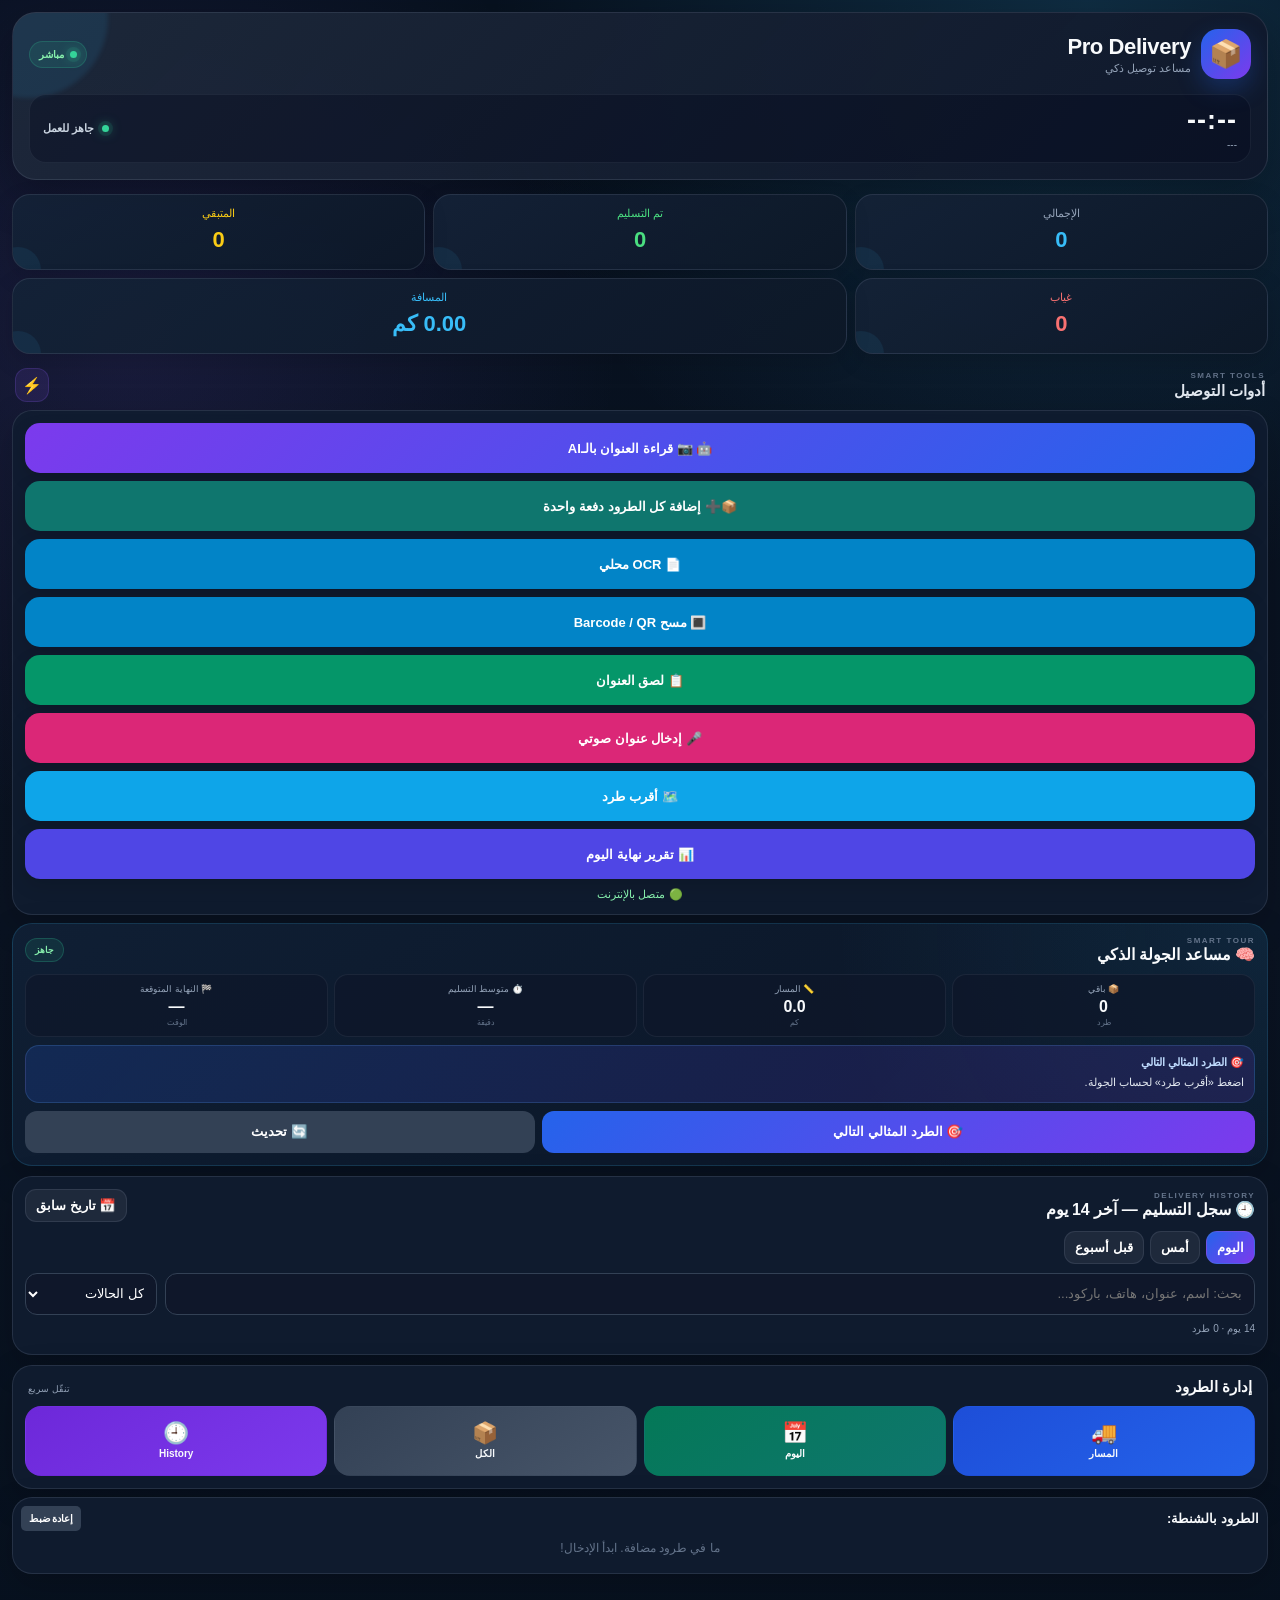
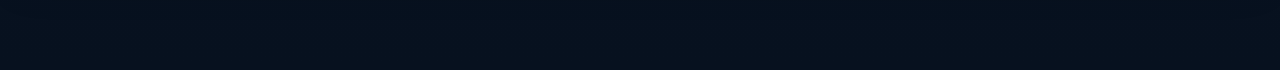
<file: index.html>
<!DOCTYPE html>
<html lang="ar" dir="rtl">

<head>
    <meta charset="UTF-8">

    <meta
        name="viewport"
        content="width=device-width, initial-scale=1.0, maximum-scale=1.0, user-scalable=no"
    >

    <meta
        name="apple-mobile-web-app-capable"
        content="yes"
    >

    <meta
        name="apple-mobile-web-app-status-bar-style"
        content="black-translucent"
    >

    <meta
        name="apple-mobile-web-app-title"
        content="Pro Delivery"
    >

    <title>Pro Delivery - منظم الطرود</title>

    <link
        rel="apple-touch-icon"
        href="https://img.icons8.com/color/192/delivery--v1.png"
    >

    <link
        rel="icon"
        href="https://img.icons8.com/color/48/delivery--v1.png"
    >

    <style>

        * {
            box-sizing: border-box;
        }

        body {
            font-family: Tahoma, Arial, sans-serif;
            background: #0f172a;
            color: #f8fafc;
            margin: 0;
            padding: 8px;
            direction: rtl;
        }

        h1 {
            text-align: center;
            color: #38bdf8;
            font-size: 19px;
            margin: 8px 0 12px;
        }

        .stats-grid {
            display: grid;
            grid-template-columns: repeat(3, 1fr);
            gap: 5px;
            margin-bottom: 8px;
        }

        .stat-box {
            background: #1e293b;
            padding: 7px;
            border-radius: 7px;
            border: 1px solid #334155;
            text-align: center;
            font-size: 11px;
            color: #94a3b8;
        }

        .stat-box span {
            display: block;
            font-size: 15px;
            font-weight: bold;
            color: #38bdf8;
            margin-top: 3px;
        }

        .card {
            background: #1e293b;
            padding: 10px;
            border-radius: 8px;
            margin-bottom: 8px;
            border: 1px solid #334155;
        }

        .action-main-btn {
            display: block;
            width: 100%;
            background: #0284c7;
            color: white;
            text-align: center;
            padding: 11px;
            border-radius: 7px;
            font-weight: bold;
            cursor: pointer;
            font-size: 14px;
            margin-bottom: 6px;
            border: none;
        }

        .action-main-btn:active {
            transform: scale(.98);
        }

        .ai-btn {
            background: linear-gradient(
                135deg,
                #7c3aed,
                #2563eb
            );
        }

        .paste-btn {
            background: #059669;
        }

        .voice-btn {
            background: #db2777;
        }

        .report-btn {
            background: #4f46e5;
        }

        .reset-btn {
            background: #334155;
            color: #ef4444;
            border: 1px solid #475569;
        }

        .loading {
            text-align: center;
            color: #fbbf24;
            font-weight: bold;
            margin-top: 8px;
            font-size: 13px;
            display: none;
        }

        .connection {
            text-align: center;
            font-size: 11px;
            color: #94a3b8;
            margin: 5px 0;
        }

        ul {
            list-style: none;
            padding: 0;
            margin: 0;
        }

        li {
            background: #334155;
            border: 1px solid #475569;
            padding: 9px;
            border-radius: 7px;
            margin-bottom: 8px;
            display: flex;
            flex-direction: column;
            gap: 6px;
        }

        .parcel-info {
            font-size: 12px;
            color: #f1f5f9;
            font-weight: bold;
            display: flex;
            justify-content: space-between;
            align-items: center;
            gap: 5px;
        }

        .address-box {
            font-size: 13px;
            color: #cbd5e1;
            background: #0f172a;
            padding: 7px;
            border-radius: 5px;
            line-height: 1.6;
        }

        .parcel-fields {
            background: #1e293b;
            border-radius: 5px;
            padding: 6px;
            font-size: 11px;
            color: #cbd5e1;
            line-height: 1.7;
        }

        .btn-group {
            display: flex;
            gap: 3px;
            flex-wrap: wrap;
        }

        .action-btn {
            flex: 1;
            padding: 7px 2px;
            border-radius: 5px;
            font-size: 10px;
            font-weight: bold;
            text-align: center;
            text-decoration: none;
            border: none;
            cursor: pointer;
            color: white;
            min-width: 60px;
        }

        .map-btn {
            background: #2563eb;
        }

        .sms-btn {
            background: #d97706;
        }

        .wa-btn {
            background: #16a34a;
        }

        .absent-btn {
            background: #dc2626;
        }

        .deliver-btn {
            background: #15803d;
        }

        .proof-btn {
            background: #7c3aed;
        }

        .edit-btn {
            background: #475569;
        }

        .status-badge {
            font-size: 10px;
            padding: 3px 6px;
            border-radius: 4px;
            background: #475569;
            color: #fff;
            white-space: nowrap;
        }

        .status-delivered {
            background: #15803d;
        }

        .status-absent {
            background: #b91c1c;
        }

        .status-reattempt {
            background: #d97706;
        }

        .proof-img {
            width: 65px;
            height: 65px;
            object-fit: cover;
            border-radius: 5px;
            margin-top: 3px;
            border: 1px solid #64748b;
        }

        .empty {
            text-align: center;
            color: #64748b;
            font-size: 12px;
            margin: 10px 0;
        }

        /* Modal */

        .modal {
            display: none;
            position: fixed;
            z-index: 1000;
            inset: 0;
            background: rgba(0,0,0,.75);
            align-items: center;
            justify-content: center;
            padding: 12px;
        }

        .modal.show {
            display: flex;
        }

        .modal-content {
            background: #1e293b;
            padding: 15px;
            border-radius: 10px;
            width: 100%;
            max-width: 430px;
            max-height: 92vh;
            overflow-y: auto;
            border: 1px solid #475569;
        }

        .modal-content h3 {
            color: #38bdf8;
            margin-top: 0;
            text-align: center;
        }

        .form-group {
            margin-bottom: 8px;
        }

        .form-group label {
            display: block;
            color: #94a3b8;
            font-size: 11px;
            margin-bottom: 3px;
        }

        .form-input {
            width: 100%;
            padding: 9px;
            border-radius: 6px;
            border: 1px solid #475569;
            background: #0f172a;
            color: white;
            font-size: 13px;
            outline: none;
        }

        .form-input:focus {
            border-color: #38bdf8;
        }

        .form-grid {
            display: grid;
            grid-template-columns: 1fr 1fr;
            gap: 6px;
        }

        .modal-actions {
            display: flex;
            gap: 6px;
            margin-top: 10px;
        }

        .modal-btn {
            flex: 1;
            background: #059669;
            color: white;
            border: none;
            padding: 9px;
            border-radius: 6px;
            font-weight: bold;
            cursor: pointer;
        }

        .close-btn {
            background: #dc2626;
        }

        .report-text {
            background: #0f172a;
            padding: 10px;
            border-radius: 6px;
            color: #e2e8f0;
            font-size: 13px;
            text-align: right;
            white-space: pre-line;
            margin-bottom: 12px;
            border: 1px solid #334155;
        }

        /* AI Preview */

        .ai-status {
            background: #0f172a;
            border: 1px solid #475569;
            padding: 8px;
            border-radius: 6px;
            color: #cbd5e1;
            font-size: 11px;
            line-height: 1.6;
            margin-bottom: 8px;
        }

        .next-stop {
            background: #172554;
            border: 1px solid #2563eb;
            border-radius: 7px;
            padding: 8px;
            font-size: 12px;
            line-height: 1.7;
            margin-bottom: 8px;
            display: none;
        }


        .signature-canvas { width:100%; height:170px; background:#fff; border-radius:7px; touch-action:none; }
        .route-mini { background:#172554; border:1px solid #2563eb; padding:6px; border-radius:6px; margin:5px 0; }
        .filter-card { background:#334155; border:1px solid #475569; padding:8px; border-radius:7px; margin-bottom:7px; }
    
/* =========================================================
           MODERN PRO DELIVERY UI
           Keeps existing IDs, handlers and parcel logic unchanged.
           ========================================================= */

        :root {
            --bg: #07111f;
            --panel: rgba(17, 29, 48, .92);
            --panel-2: rgba(22, 37, 60, .94);
            --line: rgba(148, 163, 184, .16);
            --text: #f8fafc;
            --muted: #94a3b8;
            --blue: #38bdf8;
            --violet: #8b5cf6;
            --green: #34d399;
            --yellow: #fbbf24;
            --pink: #f472b6;
        }

        html {
            background: var(--bg);
            min-height: 100%;
        }

        body {
            min-height: 100vh;
            padding:
                max(10px, env(safe-area-inset-top))
                12px
                calc(88px + env(safe-area-inset-bottom));
            background:
                radial-gradient(circle at 85% 0%, rgba(56,189,248,.16), transparent 30%),
                radial-gradient(circle at 10% 20%, rgba(139,92,246,.13), transparent 28%),
                linear-gradient(180deg, #07111f 0%, #0a1322 55%, #07111f 100%);
            color: var(--text);
        }

        .app-header {
            position: relative;
            overflow: hidden;
            margin: 2px 0 14px;
            padding: 16px;
            border: 1px solid rgba(148,163,184,.16);
            border-radius: 24px;
            background:
                linear-gradient(135deg, rgba(30,41,59,.94), rgba(15,23,42,.90));
            box-shadow: 0 16px 45px rgba(0,0,0,.25);
        }

        .app-header::after {
            content: "";
            position: absolute;
            width: 160px;
            height: 160px;
            border-radius: 50%;
            left: -65px;
            top: -75px;
            background: rgba(56,189,248,.10);
            filter: blur(2px);
        }

        .brand-row,
        .time-panel {
            position: relative;
            z-index: 1;
            display: flex;
            align-items: center;
            justify-content: space-between;
            gap: 10px;
        }

        .brand-row {
            margin-bottom: 15px;
        }

        .brand-icon {
            width: 50px;
            height: 50px;
            display: grid;
            place-items: center;
            flex: 0 0 50px;
            border-radius: 17px;
            font-size: 27px;
            background: linear-gradient(135deg, #2563eb, #7c3aed);
            box-shadow: 0 10px 25px rgba(37,99,235,.28);
        }

        .brand-copy {
            flex: 1;
            text-align: right;
        }

        .brand-title {
            font-size: 22px;
            font-weight: 900;
            letter-spacing: -.4px;
        }

        .brand-subtitle {
            margin-top: 2px;
            color: var(--muted);
            font-size: 11px;
        }

        .live-badge {
            display: flex;
            align-items: center;
            gap: 6px;
            padding: 7px 9px;
            border-radius: 999px;
            background: rgba(52,211,153,.10);
            border: 1px solid rgba(52,211,153,.20);
            color: #86efac;
            font-size: 10px;
            font-weight: 800;
            white-space: nowrap;
        }

        .live-badge span,
        .status-dot {
            width: 7px;
            height: 7px;
            border-radius: 50%;
            background: var(--green);
            box-shadow: 0 0 0 4px rgba(52,211,153,.10), 0 0 12px rgba(52,211,153,.7);
        }

        .time-panel {
            padding: 12px 13px;
            border-radius: 17px;
            background: rgba(2,6,23,.30);
            border: 1px solid rgba(148,163,184,.10);
        }

        .live-time {
            font-size: 27px;
            line-height: 1;
            font-weight: 900;
            letter-spacing: 1px;
            direction: ltr;
            text-align: right;
        }

        .live-date {
            margin-top: 5px;
            color: var(--muted);
            font-size: 10px;
        }

        .driver-status {
            display: flex;
            align-items: center;
            gap: 8px;
            color: #cbd5e1;
            font-size: 11px;
            font-weight: 700;
        }

        .stats-grid {
            gap: 8px;
            margin-bottom: 14px;
        }

        .stat-box {
            position: relative;
            overflow: hidden;
            min-height: 76px;
            padding: 12px 8px;
            border-radius: 18px;
            border: 1px solid var(--line);
            background: linear-gradient(145deg, rgba(20,34,55,.96), rgba(13,24,40,.96));
            box-shadow: 0 8px 24px rgba(0,0,0,.14);
            font-size: 11px;
        }

        .stat-box::before {
            content: "";
            position: absolute;
            width: 46px;
            height: 46px;
            border-radius: 50%;
            left: -18px;
            bottom: -24px;
            background: rgba(56,189,248,.08);
        }

        .stat-box span {
            font-size: 22px;
            margin-top: 7px;
        }

        .section-heading {
            display: flex;
            align-items: center;
            justify-content: space-between;
            margin: 3px 3px 8px;
            color: #e2e8f0;
        }

        .section-heading > div {
            display: flex;
            flex-direction: column;
            gap: 2px;
        }

        .section-kicker {
            color: #64748b;
            font-size: 8px;
            font-weight: 900;
            letter-spacing: 1.5px;
        }

        .section-heading strong {
            font-size: 15px;
        }

        .section-icon {
            width: 34px;
            height: 34px;
            display: grid;
            place-items: center;
            border-radius: 12px;
            background: rgba(139,92,246,.12);
            border: 1px solid rgba(139,92,246,.20);
        }

        .card {
            border-radius: 20px;
            border: 1px solid var(--line);
            background: var(--panel);
            box-shadow: 0 12px 35px rgba(0,0,0,.18);
            backdrop-filter: blur(14px);
        }

        .tools-card {
            padding: 12px;
        }

        .action-main-btn {
            min-height: 50px;
            margin-bottom: 8px;
            padding: 12px 14px;
            border-radius: 15px;
            font-size: 13px;
            box-shadow: 0 7px 18px rgba(0,0,0,.13);
            transition: transform .15s ease, filter .15s ease;
        }

        .action-main-btn:hover {
            filter: brightness(1.08);
        }

        .action-main-btn:active {
            transform: translateY(1px) scale(.985);
        }

        .loading {
            padding: 9px;
            border-radius: 12px;
            background: rgba(251,191,36,.08);
        }

        .connection {
            margin: 9px 0 1px;
            color: #86efac;
        }

        .next-stop {
            border-radius: 18px;
            margin: 10px 0;
            box-shadow: 0 10px 30px rgba(0,0,0,.18);
        }

        .navigation-card {
            padding: 12px;
        }

        .nav-title {
            display: flex;
            justify-content: space-between;
            align-items: baseline;
            margin: 0 3px 10px;
        }

        .nav-title span {
            font-size: 15px;
            font-weight: 900;
        }

        .nav-title small {
            color: var(--muted);
            font-size: 9px;
        }

        .parcel-nav-grid {
            display: grid;
            grid-template-columns: repeat(4, 1fr);
            gap: 7px;
        }

        .nav-tile {
            min-width: 0;
            min-height: 70px;
            padding: 8px 4px;
            border: 1px solid transparent;
            border-radius: 16px;
            color: #f8fafc;
            display: flex;
            flex-direction: column;
            align-items: center;
            justify-content: center;
            gap: 5px;
            font: inherit;
            font-size: 10px;
            font-weight: 800;
            cursor: pointer;
            transition: transform .15s ease, filter .15s ease;
        }

        .nav-tile:active {
            transform: scale(.96);
        }

        .nav-tile-icon {
            font-size: 21px;
            line-height: 1;
        }

        .nav-route {
            background: linear-gradient(145deg, #1d4ed8, #2563eb);
        }

        .nav-today {
            background: linear-gradient(145deg, #047857, #0f766e);
        }

        .nav-all {
            background: linear-gradient(145deg, #334155, #475569);
        }

        .nav-history {
            background: linear-gradient(145deg, #6d28d9, #7c3aed);
        }

        #filteredParcelView {
            border-top: 1px solid var(--line);
            padding-top: 10px;
        }

        li {
            border-radius: 16px;
            border: 1px solid rgba(148,163,184,.13);
            background: linear-gradient(145deg, rgba(30,41,59,.95), rgba(15,23,42,.92));
            box-shadow: 0 8px 22px rgba(0,0,0,.12);
        }

        .filter-card {
            border-radius: 15px;
            background: rgba(30,41,59,.78);
            border-color: rgba(148,163,184,.12);
        }

        .route-mini {
            border-radius: 12px;
            background: rgba(30,64,175,.22);
            border-color: rgba(59,130,246,.30);
        }

        /* Compact phones */
        @media (max-width: 380px) {
            body {
                padding-left: 9px;
                padding-right: 9px;
            }

            .brand-title {
                font-size: 19px;
            }

            .live-time {
                font-size: 24px;
            }

            .nav-tile {
                min-height: 64px;
                font-size: 9px;
            }

            .nav-tile-icon {
                font-size: 19px;
            }
        }
    
        /* Proof / Signature viewer */
        .media-viewer {
            position: fixed;
            inset: 0;
            z-index: 100000;
            display: none;
            align-items: center;
            justify-content: center;
            padding: 14px;
            background: rgba(0,0,0,.94);
            backdrop-filter: blur(8px);
        }

        .media-viewer.show { display: flex; }

        .media-viewer-card {
            width: min(96vw, 760px);
            max-height: 94vh;
            display: flex;
            flex-direction: column;
            gap: 10px;
            padding: 12px;
            border-radius: 20px;
            background: #0f172a;
            border: 1px solid #334155;
        }

        .media-viewer-image {
            width: 100%;
            max-height: 72vh;
            object-fit: contain;
            background: #fff;
            border-radius: 12px;
            touch-action: pinch-zoom;
        }

        .media-viewer-title {
            text-align: center;
            font-size: 14px;
            font-weight: 800;
            color: #e2e8f0;
        }

        .media-viewer-actions {
            display: grid;
            grid-template-columns: 1fr 1fr;
            gap: 8px;
        }

        .media-viewer-btn {
            min-height: 44px;
            border: 0;
            border-radius: 12px;
            color: #fff;
            font-weight: 800;
            cursor: pointer;
            font-size: 13px;
        }

        .media-download {
            background: linear-gradient(135deg, #2563eb, #7c3aed);
        }

        .media-close {
            background: #334155;
        }

        .proof-img.zoomable,
        .signature-image.zoomable {
            cursor: zoom-in;
        }

    
        .history-tools-card {
            padding: 12px;
            margin-bottom: 10px;
        }

        .history-tools-head,
        .history-search-row {
            display: flex;
            align-items: center;
            gap: 8px;
        }

        .history-tools-head {
            justify-content: space-between;
            margin-bottom: 9px;
        }

        .history-date-btn,
        .history-day-btn {
            border: 1px solid rgba(148,163,184,.15);
            color: #fff;
            background: #1e293b;
            border-radius: 11px;
            padding: 8px 10px;
            font-weight: 800;
            cursor: pointer;
        }

        .history-day-btn.active {
            background: linear-gradient(135deg,#2563eb,#7c3aed);
        }

        .history-toolbar {
            display: flex;
            gap: 6px;
            margin-bottom: 9px;
            overflow-x: auto;
        }

        .history-search-row {
            margin-bottom: 8px;
        }

        .history-search-input {
            flex: 1;
            min-width: 0;
            height: 42px;
            padding: 0 12px;
            border-radius: 12px;
            border: 1px solid #334155;
            background: #0f172a;
            color: #fff;
            outline: none;
        }

        .history-status-filter {
            width: 132px;
            height: 42px;
            border-radius: 12px;
            border: 1px solid #334155;
            background: #0f172a;
            color: #fff;
            padding: 0 8px;
        }

        .history-summary {
            color: #94a3b8;
            font-size: 10px;
            margin-bottom: 8px;
        }

        @media (max-width: 430px) {
            .history-search-row {
                flex-direction: column;
                align-items: stretch;
            }

            .history-status-filter {
                width: 100%;
            }
        }

    
        /* SMART TOUR */
        .smart-tour-card{padding:12px;margin-bottom:10px;border:1px solid rgba(56,189,248,.16);background:radial-gradient(circle at 100% 0%,rgba(56,189,248,.09),transparent 34%),linear-gradient(145deg,rgba(16,32,53,.96),rgba(10,21,37,.96))}
        .smart-tour-head{display:flex;align-items:center;justify-content:space-between;gap:8px;margin-bottom:10px}
        .smart-tour-badge{padding:6px 9px;border-radius:999px;font-size:9px;font-weight:900;color:#86efac;background:rgba(52,211,153,.10);border:1px solid rgba(52,211,153,.22)}
        .smart-tour-grid{display:grid;grid-template-columns:repeat(4,1fr);gap:6px}
        .smart-stat{min-width:0;padding:9px 6px;border-radius:14px;background:rgba(15,23,42,.72);border:1px solid rgba(148,163,184,.10);text-align:center}
        .smart-stat span{display:block;color:#94a3b8;font-size:9px;margin-bottom:4px}
        .smart-stat strong{display:block;color:#f8fafc;font-size:16px;line-height:1.15;white-space:nowrap}
        .smart-stat small{display:block;color:#64748b;font-size:8px;margin-top:2px}
        .smart-next-card{margin-top:8px;padding:10px;border-radius:14px;background:linear-gradient(135deg,rgba(37,99,235,.18),rgba(124,58,237,.16));border:1px solid rgba(96,165,250,.20)}
        .smart-next-title{font-size:11px;font-weight:900;color:#bfdbfe;margin-bottom:4px}
        #smartNextText{color:#e2e8f0;font-size:11px;line-height:1.65}
        .smart-delay-alert{margin-top:8px;padding:9px;border-radius:12px;background:rgba(239,68,68,.10);border:1px solid rgba(239,68,68,.22);color:#fecaca;font-size:10px;line-height:1.6}
        .smart-tour-actions{display:grid;grid-template-columns:1.4fr 1fr;gap:7px;margin-top:8px}
        .smart-tour-actions button{min-height:42px;border:0;border-radius:12px;color:#fff;font-weight:900;cursor:pointer}
        .smart-action-primary{background:linear-gradient(135deg,#2563eb,#7c3aed)}
        .smart-action-secondary{background:#334155}
        @media (max-width:430px){.smart-tour-grid{grid-template-columns:repeat(2,1fr)}}

    </style>

<style id="batch-camera-style">
#batchCameraModal{
  position:fixed;inset:0;background:rgba(0,0,0,.92);z-index:99999;
  display:none;align-items:center;justify-content:center;padding:14px;
}
#batchCameraModal.show{display:flex}
.batch-camera-box{
  width:min(520px,100%);max-height:96vh;overflow:auto;background:#0f172a;
  border:1px solid #334155;border-radius:18px;padding:14px;color:#fff;
}
#batchCameraVideo{
  width:100%;display:block;background:#000;border-radius:14px;
  aspect-ratio:3/4;object-fit:cover;
}
.batch-camera-actions{display:grid;grid-template-columns:1fr 1fr;gap:8px;margin-top:10px}
.batch-camera-actions button{
  border:0;border-radius:12px;padding:13px;font-weight:800;font-size:14px;cursor:pointer;
}
#batchCaptureBtn{background:#10b981;color:#fff}
#batchFinishBtn{background:#0ea5e9;color:#fff}
#batchCameraCloseBtn{background:#334155;color:#fff}
#batchGalleryBtn{background:#7c3aed;color:#fff}
#batchPhotoCount{text-align:center;color:#cbd5e1;margin:8px 0;font-size:13px}
#batchThumbs{display:flex;gap:6px;overflow-x:auto;padding:4px 0}
#batchThumbs img{width:58px;height:76px;object-fit:cover;border-radius:7px;border:1px solid #475569;flex:none}
#batchCameraStatus{text-align:center;color:#93c5fd;min-height:20px;margin-top:7px;font-size:12px}
</style>

</head>


<body>

    <header class="app-header">
        <div class="brand-row">
            <div class="brand-icon">📦</div>
            <div class="brand-copy">
                <div class="brand-title">Pro Delivery</div>
                <div class="brand-subtitle">مساعد توصيل ذكي</div>
            </div>
            <div class="live-badge"><span></span> مباشر</div>
        </div>
        <div class="time-panel">
            <div>
                <div id="liveTime" class="live-time">--:--</div>
                <div id="liveDate" class="live-date">---</div>
            </div>
            <div class="driver-status">
                <span class="status-dot"></span>
                جاهز للعمل
            </div>
        </div>
    </header>


    <!-- الإحصائيات -->

    <div class="stats-grid">

        <div class="stat-box">
            الإجمالي
            <span id="totalCount">0</span>
        </div>

        <div
            class="stat-box"
            style="color:#4ade80;"
        >
            تم التسليم
            <span
                id="deliveredCount"
                style="color:#4ade80;"
            >
                0
            </span>
        </div>

        <div
            class="stat-box"
            style="color:#facc15;"
        >
            المتبقي
            <span
                id="remainingCount"
                style="color:#facc15;"
            >
                0
            </span>
        </div>

        <div
            class="stat-box"
            style="color:#f87171;"
        >
            غياب
            <span
                id="absentCount"
                style="color:#f87171;"
            >
                0
            </span>
        </div>

        <div
            class="stat-box"
            style="color:#38bdf8; grid-column:span 2;"
        >
            المسافة
            <span
                id="distanceKm"
                style="color:#38bdf8;"
            >
                0.00 كم
            </span>
        </div>

    </div>


    <!-- التحكم -->

    <div class="section-heading">
        <div>
            <span class="section-kicker">SMART TOOLS</span>
            <strong>أدوات التوصيل</strong>
        </div>
        <span class="section-icon">⚡</span>
    </div>

    <div class="card tools-card">

        <!-- AI Camera -->

        <button
            id="aiScanBtn"
            class="action-main-btn ai-btn"
        >
            🤖 📷 قراءة العنوان بالـAI
        </button>

        <input
            id="aiCameraInput"
            type="file"
            accept="image/*"
            capture="environment"
            hidden
        >
        <button
            id="batchImportBtn"
            class="action-main-btn"
            style="background:#0f766e;"
        >
            📦➕ إضافة كل الطرود دفعة واحدة
        </button>

        <input
            id="batchImportInput"
            type="file"
            accept="image/*"
            multiple
            hidden
        >



        <!-- OCR محلي احتياطي -->

        <input
            type="file"
            id="parcelImage"
            accept="image/*"
            capture="environment"
            hidden
            onchange="processImage(event)"
        >

        <button
            class="action-main-btn"
            onclick="document.getElementById('parcelImage').click()"
        >
            📄 OCR محلي
        </button>


        <!-- Barcode -->

        <button
            id="scanBarcodeBtn"
            class="action-main-btn"
            onclick="scanBarcode()"
        >
            🔳 مسح Barcode / QR
        </button>


        <!-- Clipboard -->

        <button
            class="action-main-btn paste-btn"
            onclick="pasteFromClipboard()"
        >
            📋 لصق العنوان
        </button>


        <!-- Voice -->

        <button
            class="action-main-btn voice-btn"
            onclick="startVoiceInput()"
        >
            🎤 إدخال عنوان صوتي
        </button>


        <!-- Optimize -->

        <button
            class="action-main-btn"
            style="background:#0ea5e9;"
            onclick="optimizeRouteSafe()"
        >
            🗺️ أقرب طرد
        </button>


        <!-- Report -->

        <button
            class="action-main-btn report-btn"
            onclick="generateReport()"
        >
            📊 تقرير نهاية اليوم
        </button>


        <div
            id="loading"
            class="loading"
        >
            ⏳ جاري قراءة البيانات...
        </div>


        <div
            id="connectionStatus"
            class="connection"
        >
            🟢 التطبيق جاهز
        </div>

    </div>


    <!-- التالي -->

    <div
        id="nextStop"
        class="next-stop"
    ></div>

    

<div class="card smart-tour-card" id="smartTourCard">
    <div class="smart-tour-head">
        <div>
            <div class="section-kicker">SMART TOUR</div>
            <strong>🧠 مساعد الجولة الذكي</strong>
        </div>
        <span id="smartTourBadge" class="smart-tour-badge">جاهز</span>
    </div>

    <div class="smart-tour-grid">
        <div class="smart-stat"><span>📦 باقي</span><strong id="smartRemaining">0</strong><small>طرد</small></div>
        <div class="smart-stat"><span>📏 المسار</span><strong id="smartDistance">0.0</strong><small>كم</small></div>
        <div class="smart-stat"><span>⏱️ متوسط التسليم</span><strong id="smartAvgStop">—</strong><small>دقيقة</small></div>
        <div class="smart-stat"><span>🏁 النهاية المتوقعة</span><strong id="smartEta">—</strong><small>الوقت</small></div>
    </div>

    <div id="smartNextCard" class="smart-next-card">
        <div class="smart-next-title">🎯 الطرد المثالي التالي</div>
        <div id="smartNextText">اضغط «أقرب طرد» لحساب الجولة.</div>
    </div>

    <div id="smartDelayAlert" class="smart-delay-alert" style="display:none;"></div>

    <div class="smart-tour-actions">
        <button class="smart-action-primary" onclick="smartChooseNext()">🎯 الطرد المثالي التالي</button>
        <button class="smart-action-secondary" onclick="updateSmartTourDashboard()">🔄 تحديث</button>
    </div>
</div>

<div class="card history-tools-card" id="historyTools">
    <div class="history-tools-head">
        <div>
            <div class="section-kicker">DELIVERY HISTORY</div>
            <strong>🕘 سجل التسليم — آخر 14 يوم</strong>
        </div>
        <button class="history-date-btn" onclick="showHistoryDatePicker()">
            📅 تاريخ سابق
        </button>
    </div>

    <div class="history-toolbar">
        <button class="history-day-btn active" id="historyTodayBtn"
                onclick="showHistoryDay(0)">اليوم</button>
        <button class="history-day-btn" id="historyYesterdayBtn"
                onclick="showHistoryDay(1)">أمس</button>
        <button class="history-day-btn" id="historyWeekBtn"
                onclick="showHistoryDay(7)">قبل أسبوع</button>
    </div>

    <div class="history-search-row">
        <input id="historySearchInput"
               class="history-search-input"
               type="search"
               inputmode="search"
               placeholder="بحث: اسم، عنوان، هاتف، باركود..."
               oninput="filterHistory()">

        <select id="historyStatusFilter"
                class="history-status-filter"
                onchange="filterHistory()">
            <option value="all">كل الحالات</option>
            <option value="delivered">تم التسليم</option>
            <option value="absent">غياب</option>
            <option value="pending">قيد الانتظار</option>
            <option value="reattempt">إعادة محاولة</option>
        </select>
    </div>

    <div class="history-summary" id="historySummary">
        14 يوم · 0 طرد
    </div>

    <div id="historyDateModal" class="modal">
        <div class="modal-content">
            <h3>📅 اختر تاريخًا</h3>
            <input id="historyDateInput"
                   class="form-input"
                   type="date">
            <div class="modal-actions">
                <button class="modal-btn" onclick="applyHistoryDate()">عرض</button>
                <button class="modal-btn close-btn" onclick="closeHistoryDatePicker()">إغلاق</button>
            </div>
        </div>
    </div>
</div>

<div class="card navigation-card" id="parcelNavigation">
        <div class="nav-title">
            <span>إدارة الطرود</span>
            <small>تنقّل سريع</small>
        </div>
        <div class="parcel-nav-grid">
            <button class="nav-tile nav-route" onclick="showParcelView('route')">
                <span class="nav-tile-icon">🚚</span>
                <span>المسار</span>
            </button>
            <button class="nav-tile nav-today" onclick="showParcelView('today')">
                <span class="nav-tile-icon">📅</span>
                <span>اليوم</span>
            </button>
            <button class="nav-tile nav-all" onclick="showParcelView('all')">
                <span class="nav-tile-icon">📦</span>
                <span>الكل</span>
            </button>
            <button class="nav-tile nav-history" onclick="showParcelView('history')">
                <span class="nav-tile-icon">🕘</span>
                <span>History</span>
            </button>
        </div>
        <div id="filteredParcelView" style="margin-top:10px;display:none;"></div>
    </div>

    <!-- الطرود -->

    <div
        class="card"
        style="padding:8px;"
    >

        <div
            style="
                display:flex;
                justify-content:space-between;
                align-items:center;
                margin-bottom:6px;
            "
        >

            <h3
                style="
                    margin:0;
                    font-size:13px;
                "
            >
                الطرود بالشنطة:
            </h3>

            <button
                class="action-btn reset-btn"
                style="flex:none;"
                onclick="clearAllData()"
            >
                إعادة ضبط
            </button>

        </div>


        <ul id="parcelsList">

            <p
                class="empty"
                id="emptyMsg"
            >
                ما في طرود مضافة. ابدأ الإدخال!
            </p>

        </ul>

    </div>


    <!-- Modal إضافة/تعديل طرد -->

    <div
        id="parcelModal"
        class="modal"
    >

        <div class="modal-content">

            <h3>
                📦 بيانات الطرد
            </h3>


            <input
                type="hidden"
                id="editIndex"
            >


            <div class="form-group">

                <label>
                    Barcode / QR
                </label>

                <input
                    id="fBarcode"
                    class="form-input"
                    type="text"
                    placeholder="رقم الشحنة"
                >

            </div>


            <div class="form-group">

                <label>
                    الاسم
                </label>

                <input
                    id="fName"
                    class="form-input"
                    type="text"
                    placeholder="اسم المستلم"
                >

            </div>


            <div class="form-group">

                <label>
                    الشارع
                </label>

                <input
                    id="fStreet"
                    class="form-input"
                    type="text"
                    placeholder="St.-Heinrich-Straße"
                >

            </div>


            <div class="form-grid">

                <div class="form-group">

                    <label>
                        Haus
                    </label>

                    <input
                        id="fHouse"
                        class="form-input"
                        type="text"
                        placeholder="28"
                    >

                </div>


                <div class="form-group">

                    <label>
                        PLZ
                    </label>

                    <input
                        id="fZip"
                        class="form-input"
                        type="text"
                        inputmode="numeric"
                        placeholder="37081"
                    >

                </div>

            </div>


            <div class="form-group">

                <label>
                    المدينة
                </label>

                <input
                    id="fCity"
                    class="form-input"
                    type="text"
                    placeholder="Göttingen"
                >

            </div>


            <div class="form-group">

                <label>
                    الهاتف
                </label>

                <input
                    id="fPhone"
                    class="form-input"
                    type="tel"
                    placeholder="+49..."
                >

            </div>


            <div class="form-group">

                <label>
                    ملاحظات
                </label>

                <textarea
                    id="fNotes"
                    class="form-input"
                    rows="3"
                    placeholder="ملاحظات..."
                ></textarea>

            </div>


            <div
                class="modal-actions"
            >

                <button
                    class="modal-btn"
                    onclick="saveParcelForm()"
                >
                    ✅ حفظ
                </button>

                <button
                    class="modal-btn close-btn"
                    onclick="closeParcelModal()"
                >
                    إلغاء
                </button>

            </div>

        </div>

    </div>


    <!-- Report -->

    <div
        id="reportModal"
        class="modal"
    >

        <div class="modal-content">

            <h3>
                📊 تقرير إنجاز اليوم
            </h3>

            <div
                id="reportBox"
                class="report-text"
            ></div>

            <div class="modal-actions">

                <button
                    class="modal-btn"
                    onclick="copyReport()"
                >
                    📋 نسخ
                </button>

                <button
                    class="modal-btn close-btn"
                    onclick="closeReportModal()"
                >
                    إغلاق
                </button>

            </div>

        </div>

    </div>


<script>

/* =====================================================
   DATABASE / DATA
===================================================== */

let parcels =
    JSON.parse(
        localStorage.getItem(
            "saved_parcels"
        )
    ) || [];

let totalDistance =
    parseFloat(
        localStorage.getItem(
            "saved_distance"
        )
    ) || 0;

let lastLat =
    parseFloat(
        localStorage.getItem(
            "last_lat"
        )
    ) || null;

let lastLon =
    parseFloat(
        localStorage.getItem(
            "last_lon"
        )
    ) || null;


/* =====================================================
   INITIALIZE
===================================================== */

updateUI();
initTracker();
initAI();


/* =====================================================
   AI CAMERA
===================================================== */

const AI_BACKEND_URL =
    "https://pro-delivery-ai.yasserkhalil.workers.dev";

const GEOCODE_BACKEND_URL = AI_BACKEND_URL + "/geocode";


function initAI() {

    const button =
        document.getElementById(
            "aiScanBtn"
        );

    const input =
        document.getElementById(
            "aiCameraInput"
        );

    if (!button || !input)
        return;


    button.addEventListener(
        "click",
        () => {

            input.click();

        }
    );


    input.addEventListener(
        "change",
        async event => {

            const file =
                event.target.files?.[0];

            event.target.value = "";

            if (!file)
                return;


            showLoading(true);

            button.disabled = true;

            button.innerText =
                "🤖 جاري تحليل الورقة...";


            try {

                const image =
                    await fileToDataURL(
                        file
                    );


                const result =
                    await analyzeAddressWithAI(
                        image
                    );


                openParcelForm(
                    result
                );


            } catch(error) {

                console.error(error);

                alert(
                    "تعذر تحليل الصورة:\n\n" +
                    error.message
                );

            } finally {

                showLoading(false);

                button.disabled =
                    false;

                button.innerText =
                    "🤖 📷 قراءة العنوان بالـAI";
            }

        }
    );
}


function fileToDataURL(file) {

    return new Promise(
        (resolve, reject) => {

            const reader =
                new FileReader();

            reader.onload =
                () =>
                    resolve(
                        reader.result
                    );

            reader.onerror =
                () =>
                    reject(
                        new Error(
                            "تعذر قراءة الصورة."
                        )
                    );

            reader.readAsDataURL(
                file
            );
        }
    );
}


async function analyzeAddressWithAI(
    image
) {

    if (
        !AI_BACKEND_URL
    ) {

        throw new Error(
            "عنوان خدمة AI غير مضبوط."
        );
    }


    const response =
        await fetch(
            AI_BACKEND_URL,
            {
                method: "POST",

                headers: {
                    "Content-Type":
                        "application/json"
                },

                body: JSON.stringify({
                    image: image
                })
            }
        );


    if (!response.ok) {

        let message =
            "فشل الاتصال بالـAI.";

        try {

            const data =
                await response.json();

            message =
                data.error ||
                message;

        } catch {}

        throw new Error(
            message
        );
    }


    const data =
        await response.json();


    if (!data.success) {

        throw new Error(
            data.error ||
            "فشل تحليل الصورة."
        );
    }


    return data.data || {};
}




/* =====================================================
   BATCH PARCEL IMPORT
   Add one or many parcel images in one operation.
   Each image may contain one parcel or several labels.
===================================================== */

function normalizeBatchParcel(item) {
    if (!item || typeof item !== "object") return null;

    const address =
        item.address ||
        item.fullAddress ||
        [item.street || "", item.houseNumber || item.house || "", item.postalCode || item.zip || "", item.city || ""]
            .filter(Boolean).join(" ").trim();

    const parcel = {
        id: Date.now() + Math.floor(Math.random() * 1000000),
        name: String(item.name || item.recipientName || "").trim(),
        street: String(item.street || "").trim(),
        house: String(item.houseNumber || item.house || "").trim(),
        zip: String(item.postalCode || item.zip || "").trim(),
        city: String(item.city || "").trim(),
        phone: String(item.phone || "").trim(),
        barcode: String(item.trackingNumber || item.barcode || "").trim(),
        notes: String(item.notes || "").trim(),
        status: "pending",
        proofUrl: null,
        signatureUrl: null,
        deliveredAt: null,
        signatureAt: null,
        lat: null,
        lon: null,
        routeOrder: null,
        routeDistanceKm: null,
        createdAt: new Date().toISOString()
    };

    // If Gemini returned only a combined address, preserve it in notes so it
    // is not lost; the normal getAddress() function can still use the fields.
    if (!parcel.street && address) parcel.notes = parcel.notes || address;

    if (!parcel.street && !parcel.city && !parcel.name && !address) return null;
    return parcel;
}

async function analyzeBatchImage(file) {
    const image = await fileToDataURL(file);

    const response = await fetch(
        AI_BACKEND_URL + "/analyze-image",
        {
            method: "POST",
            headers: { "Content-Type": "application/json" },
            body: JSON.stringify({
                image,
                mimeType: file.type || "image/jpeg",
                prompt: `
حلل صورة تحتوي على ملصق واحد أو عدة ملصقات طرود.
استخرج جميع الطرود الظاهرة في الصورة، وليس أول طرد فقط.
أعد JSON فقط بهذا الشكل:
{
  "packages": [
    {
      "name": "",
      "address": "",
      "street": "",
      "houseNumber": "",
      "postalCode": "",
      "city": "",
      "phone": "",
      "trackingNumber": "",
      "notes": ""
    }
  ]
}
إذا كانت الصورة تحتوي على طرد واحد، يجب أن يكون packages مصفوفة تحتوي على طرد واحد.
لا تخمن البيانات. إذا لم تكن قيمة واضحة اتركها فارغة.
                `.trim()
            })
        }
    );

    let data = {};
    const rawText = await response.text();

    try {
        data = rawText ? JSON.parse(rawText) : {};
    } catch (e) {
        throw new Error("استجابة الـAI ليست JSON صحيحة.");
    }

    if (!response.ok || !data.success) {
        throw new Error(
            data.error ||
            data.message ||
            `فشل تحليل الصورة (HTTP ${response.status})`
        );
    }

    /*
      The Worker can return the AI result in several valid shapes.
      Accept all of them so batch import does not silently become 0/0.
    */
    let packages = [];

    const candidates = [
        data?.data?.packages,
        data?.data?.parcels,
        data?.packages,
        data?.parcels,
        data?.result?.packages,
        data?.result?.parcels
    ];

    for (const candidate of candidates) {
        if (Array.isArray(candidate)) {
            packages = candidate;
            break;
        }
    }

    // data.data itself may already be an array.
    if (!packages.length && Array.isArray(data?.data)) {
        packages = data.data;
    }

    // The AI may return one parcel object instead of packages[].
    if (
        !packages.length &&
        data?.data &&
        typeof data.data === "object" &&
        !Array.isArray(data.data)
    ) {
        const one = data.data;

        if (
            one.address ||
            one.fullAddress ||
            one.street ||
            one.houseNumber ||
            one.postalCode ||
            one.city ||
            one.recipientName ||
            one.name ||
            one.trackingNumber ||
            one.barcode
        ) {
            packages = [one];
        }
    }

    // Some Worker versions return the AI JSON as text.
    const textCandidates = [
        data?.text,
        data?.data?.text,
        data?.rawText
    ].filter(v => typeof v === "string" && v.trim());

    if (!packages.length && textCandidates.length) {
        for (const text of textCandidates) {
            try {
                const clean = text
                    .replace(/```json/gi, "")
                    .replace(/```/g, "")
                    .trim();

                let parsed = null;

                try {
                    parsed = JSON.parse(clean);
                } catch {
                    const a = clean.indexOf("{");
                    const b = clean.lastIndexOf("}");
                    if (a >= 0 && b > a) {
                        parsed = JSON.parse(clean.slice(a, b + 1));
                    }
                }

                if (Array.isArray(parsed)) {
                    packages = parsed;
                    break;
                }

                if (parsed?.packages && Array.isArray(parsed.packages)) {
                    packages = parsed.packages;
                    break;
                }

                if (parsed?.parcels && Array.isArray(parsed.parcels)) {
                    packages = parsed.parcels;
                    break;
                }

                if (
                    parsed &&
                    typeof parsed === "object" &&
                    (
                        parsed.address ||
                        parsed.street ||
                        parsed.city ||
                        parsed.name ||
                        parsed.recipientName
                    )
                ) {
                    packages = [parsed];
                    break;
                }
            } catch {
                // Try the next possible text field.
            }
        }
    }

    /*
      Never silently return 0 when the Worker actually returned a
      successful AI response. Throw a useful error instead so the user
      knows exactly which image failed.
    */
    if (!packages.length) {
        console.error("Batch AI returned no parcels:", data);

        throw new Error(
            "الـAI أنهى تحليل الصورة لكنه لم يرجع أي طرود. " +
            "تحقق من استجابة Worker /analyze-image."
        );
    }

    return packages;
}

function parcelDedupKey(p) {
    const tracking = String(p.barcode || "").replace(/\s+/g, "").toLowerCase();
    if (tracking) return "tracking:" + tracking;
    return [p.street, p.house, p.zip, p.city, p.name]
        .map(v => String(v || "").trim().toLowerCase())
        .join("|");
}

async function importAllParcelsBatch(files) {
    if (!files || !files.length) return;

    const batchBtn = document.getElementById("batchImportBtn");
    if (batchBtn) batchBtn.disabled = true;
    showLoading(true);

    const detected = [];

    try {
        for (let i = 0; i < files.length; i++) {
            const file = files[i];
            document.getElementById("loading").textContent =
                `🤖 قراءة الطرود ${i + 1}/${files.length}...`;

            const items = await analyzeBatchImage(file);
            detected.push(...items);
        }

        const existingKeys = new Set(parcels.map(parcelDedupKey));
        const added = [];
        const seen = new Set();
        let invalid = 0;
        let duplicates = 0;

        for (const item of detected) {
            const p = normalizeBatchParcel(item);

            if (!p) {
                invalid++;
                continue;
            }

            const key = parcelDedupKey(p);

            if (!key || seen.has(key) || existingKeys.has(key)) {
                duplicates++;
                continue;
            }

            seen.add(key);
            added.push(p);
        }

        if (added.length) {
            parcels.push(...added);
            saveAndSync();
        }

        // Show the normal parcel list immediately.
        showParcelView("all");

        alert(
            `تمت إضافة ${added.length} طرد من أصل ${detected.length} طرد مقروء.` +
            `\nالمكرر: ${duplicates}` +
            `\nالبيانات غير الكافية: ${invalid}`
        );

    } catch (error) {
        console.error(error);
        alert("تعذر إضافة الطرود دفعة واحدة:\n\n" + (error.message || error));
    } finally {
        showLoading(false);
        if (batchBtn) batchBtn.disabled = false;
    }
}


let batchCameraStream = null;
let batchCapturedFiles = [];

function updateBatchCameraUI() {
    const count = document.getElementById("batchPhotoCount");
    const thumbs = document.getElementById("batchThumbs");
    if (count) count.textContent = `تم التقاط ${batchCapturedFiles.length} صورة`;

    if (thumbs) {
        thumbs.innerHTML = "";
        batchCapturedFiles.forEach(file => {
            const img = document.createElement("img");
            img.src = URL.createObjectURL(file);
            thumbs.appendChild(img);
        });
    }
}

function stopBatchCamera() {
    if (batchCameraStream) {
        batchCameraStream.getTracks().forEach(track => track.stop());
        batchCameraStream = null;
    }
    const video = document.getElementById("batchCameraVideo");
    if (video) video.srcObject = null;
}

async function openBatchCamera() {
    const modal = document.getElementById("batchCameraModal");
    const video = document.getElementById("batchCameraVideo");
    const status = document.getElementById("batchCameraStatus");

    if (!modal || !video) return;

    batchCapturedFiles = [];
    updateBatchCameraUI();
    modal.classList.add("show");
    modal.setAttribute("aria-hidden", "false");

    try {
        if (!navigator.mediaDevices || !navigator.mediaDevices.getUserMedia) {
            throw new Error("الكاميرا المباشرة غير مدعومة في هذا المتصفح.");
        }

        batchCameraStream = await navigator.mediaDevices.getUserMedia({
            video: {
                facingMode: { ideal: "environment" },
                width: { ideal: 1920 },
                height: { ideal: 1080 }
            },
            audio: false
        });

        video.srcObject = batchCameraStream;
        await video.play();

        if (status) {
            status.textContent = "الكاميرا جاهزة — صوّر كل طرد ثم اضغط إنهاء وتحليل.";
        }

    } catch (error) {
        console.error(error);

        if (status) {
            status.textContent =
                "تعذر فتح الكاميرا مباشرة. يمكنك اختيار الصور من الجهاز.";
        }
    }
}

function closeBatchCamera() {
    stopBatchCamera();

    const modal = document.getElementById("batchCameraModal");
    if (modal) {
        modal.classList.remove("show");
        modal.setAttribute("aria-hidden", "true");
    }
}

async function captureBatchParcelPhoto() {
    const video = document.getElementById("batchCameraVideo");
    const status = document.getElementById("batchCameraStatus");

    if (!video || !video.videoWidth || !video.videoHeight) {
        alert("الكاميرا لم تصبح جاهزة بعد.");
        return;
    }

    const canvas = document.createElement("canvas");

    // Keep the image large enough for address recognition but avoid enormous uploads.
    const maxWidth = 1600;
    const scale = Math.min(1, maxWidth / video.videoWidth);

    canvas.width = Math.round(video.videoWidth * scale);
    canvas.height = Math.round(video.videoHeight * scale);

    const ctx = canvas.getContext("2d", { alpha: false });

    ctx.drawImage(
        video,
        0,
        0,
        canvas.width,
        canvas.height
    );

    const blob = await new Promise(resolve =>
        canvas.toBlob(resolve, "image/jpeg", 0.88)
    );

    if (!blob) {
        alert("تعذر حفظ الصورة.");
        return;
    }

    const file = new File(
        [blob],
        `parcel-${Date.now()}-${batchCapturedFiles.length + 1}.jpg`,
        { type: "image/jpeg" }
    );

    batchCapturedFiles.push(file);
    updateBatchCameraUI();

    if (status) {
        status.textContent =
            `تم تصوير الطرد ${batchCapturedFiles.length}. يمكنك تصوير الطرد التالي.`;
    }
}

async function finishBatchCamera() {
    if (!batchCapturedFiles.length) {
        alert("لم يتم تصوير أي طرد.");
        return;
    }

    const files = [...batchCapturedFiles];

    closeBatchCamera();

    await importAllParcelsBatch(files);
}

function initBatchImport() {
    const button = document.getElementById("batchImportBtn");
    const galleryInput = document.getElementById("batchGalleryInput");

    if (!button) return;

    // Main button opens the continuous camera.
    if (!button.dataset.batchBound) {
        button.addEventListener("click", openBatchCamera);
        button.dataset.batchBound = "1";
    }

    const captureBtn =
        document.getElementById("batchCaptureBtn");

    const finishBtn =
        document.getElementById("batchFinishBtn");

    const closeBtn =
        document.getElementById("batchCameraCloseBtn");

    const galleryBtn =
        document.getElementById("batchGalleryBtn");

    if (captureBtn && !captureBtn.dataset.batchBound) {
        captureBtn.addEventListener(
            "click",
            captureBatchParcelPhoto
        );
        captureBtn.dataset.batchBound = "1";
    }

    if (finishBtn && !finishBtn.dataset.batchBound) {
        finishBtn.addEventListener(
            "click",
            finishBatchCamera
        );
        finishBtn.dataset.batchBound = "1";
    }

    if (closeBtn && !closeBtn.dataset.batchBound) {
        closeBtn.addEventListener(
            "click",
            closeBatchCamera
        );
        closeBtn.dataset.batchBound = "1";
    }

    if (galleryBtn && galleryInput && !galleryBtn.dataset.batchBound) {
        galleryBtn.addEventListener(
            "click",
            () => galleryInput.click()
        );
        galleryBtn.dataset.batchBound = "1";

        galleryInput.addEventListener(
            "change",
            async event => {
                const files =
                    Array.from(
                        event.target.files || []
                    );

                event.target.value = "";

                if (!files.length) return;

                closeBatchCamera();
                await importAllParcelsBatch(files);
            }
        );
    }

    // Keep the old hidden batch input as a fallback if it exists.
    const oldInput =
        document.getElementById("batchImportInput");

    if (oldInput) {
        oldInput.addEventListener(
            "change",
            async event => {
                const files =
                    Array.from(
                        event.target.files || []
                    );

                event.target.value = "";

                if (files.length) {
                    await importAllParcelsBatch(files);
                }
            }
        );
    }
}

document.addEventListener("DOMContentLoaded", function () {
    initBatchImport();
});
window.addEventListener("load", function () {
    // Rebind only if the modal exists and the main button has not been bound.
    const btn = document.getElementById("batchImportBtn");
    if (btn && !btn.dataset.batchBound) {
        initBatchImport();
    }
});


/* =====================================================
   OPEN PARCEL FORM
===================================================== */

function openParcelForm(
    data = {}
) {

    document.getElementById(
        "editIndex"
    ).value = "";


    document.getElementById(
        "fBarcode"
    ).value =
        data.barcode || "";


    document.getElementById(
        "fName"
    ).value =
        data.name || "";


    document.getElementById(
        "fStreet"
    ).value =
        data.street || "";


    document.getElementById(
        "fHouse"
    ).value =
        data.house || "";


    document.getElementById(
        "fZip"
    ).value =
        data.zip || "";


    document.getElementById(
        "fCity"
    ).value =
        data.city || "";


    document.getElementById(
        "fPhone"
    ).value =
        data.phone || "";


    document.getElementById(
        "fNotes"
    ).value =
        data.raw_text || "";


    document.getElementById(
        "parcelModal"
    ).classList.add(
        "show"
    );
}


function saveParcelForm() {
    // Normalize only form input text before saving.
    ["fName","fStreet","fHouse","fZip","fCity","fPhone","fBarcode","fNotes"].forEach(function(id) {
        const el = document.getElementById(id);
        if (el) el.value = cleanFormText(el.value);
    });


    const index =
        document.getElementById(
            "editIndex"
        ).value;


    const parcel = {

        id:
            index !== ""
                ? parcels[index].id
                : Date.now(),

        name:
            document.getElementById(
                "fName"
            ).value.trim(),

        street:
            document.getElementById(
                "fStreet"
            ).value.trim(),

        house:
            document.getElementById(
                "fHouse"
            ).value.trim(),

        zip:
            document.getElementById(
                "fZip"
            ).value.trim(),

        city:
            document.getElementById(
                "fCity"
            ).value.trim(),

        phone:
            document.getElementById(
                "fPhone"
            ).value.trim(),

        barcode:
            document.getElementById(
                "fBarcode"
            ).value.trim(),

        notes:
            document.getElementById(
                "fNotes"
            ).value.trim(),

        status:
            index !== ""
                ? parcels[index].status
                : "pending",

        proofUrl:
            index !== ""
                ? parcels[index].proofUrl
                : null,

        createdAt:
            index !== ""
                ? (parcels[index].createdAt || new Date().toISOString())
                : new Date().toISOString(),

        deliveredAt:
            index !== ""
                ? parcels[index].deliveredAt || null
                : null,

        signatureUrl:
            index !== ""
                ? parcels[index].signatureUrl || null
                : null,

        signatureAt:
            index !== ""
                ? parcels[index].signatureAt || null
                : null,

        lat:
            index !== ""
                ? parcels[index].lat ?? null
                : null,

        lon:
            index !== ""
                ? parcels[index].lon ?? null
                : null,

        routeOrder:
            index !== ""
                ? parcels[index].routeOrder ?? null
                : null,

        routeDistanceKm:
            index !== ""
                ? parcels[index].routeDistanceKm ?? null
                : null
    };


    if (
        !parcel.street &&
        !parcel.city &&
        !parcel.name
    ) {

        alert(
            "أدخل على الأقل الاسم أو العنوان."
        );

        return;
    }


    if (index !== "") {

        parcels[index] =
            parcel;

    } else {

        parcels.push(
            parcel
        );

    }


    saveAndSync();

    closeParcelModal();
}


function closeParcelModal() {

    document.getElementById(
        "parcelModal"
    ).classList.remove(
        "show"
    );
}


/* =====================================================
   GPS
===================================================== */

function initTracker() {

    if (
        "geolocation"
        in navigator
    ) {

        navigator.geolocation.watchPosition(

            position => {

                const currentLat =
                    position.coords.latitude;

                const currentLon =
                    position.coords.longitude;


                if (
                    lastLat !== null &&
                    lastLon !== null
                ) {

                    const distance =
                        calculateDistance(
                            lastLat,
                            lastLon,
                            currentLat,
                            currentLon
                        );


                    if (
                        distance > 0.005 &&
                        distance < 2.0
                    ) {

                        totalDistance +=
                            distance;

                        localStorage.setItem(
                            "saved_distance",
                            totalDistance
                        );

                        updateUI();
                    }
                }


                lastLat =
                    currentLat;

                lastLon =
                    currentLon;


                localStorage.setItem(
                    "last_lat",
                    lastLat
                );

                localStorage.setItem(
                    "last_lon",
                    lastLon
                );

            },

            error => {

                console.log(
                    "GPS:",
                    error
                );

            },

            {
                enableHighAccuracy:
                    true,

                maximumAge:
                    5000,

                timeout:
                    15000
            }
        );
    }
}


function calculateDistance(lat1, lon1, lat2, lon2) {
    const aLat = Number(lat1), aLon = Number(lon1);
    const bLat = Number(lat2), bLon = Number(lon2);

    if (
        !Number.isFinite(aLat) || !Number.isFinite(aLon) ||
        !Number.isFinite(bLat) || !Number.isFinite(bLon) ||
        Math.abs(aLat) > 90 || Math.abs(bLat) > 90 ||
        Math.abs(aLon) > 180 || Math.abs(bLon) > 180
    ) return Infinity;

    const R = 6371;
    const rad = Math.PI / 180;
    const dLat = (bLat - aLat) * rad;
    const dLon = (bLon - aLon) * rad;

    const a =
        Math.sin(dLat / 2) ** 2 +
        Math.cos(aLat * rad) *
        Math.cos(bLat * rad) *
        Math.sin(dLon / 2) ** 2;

    return R * 2 * Math.atan2(Math.sqrt(a), Math.sqrt(1 - a));
}


function deg2rad(deg) {

    return (
        deg *
        (Math.PI / 180)
    );
}


/* =====================================================
   LOCAL OCR
===================================================== */

async function loadTesseractScript() {

    if (
        window.Tesseract
    ) {

        return window.Tesseract;
    }


    return new Promise(
        (resolve, reject) => {

            const script =
                document.createElement(
                    "script"
                );

            script.src =
                "https://cdn.jsdelivr.net/npm/tesseract.js@5/dist/tesseract.min.js";

            script.onload =
                () =>
                    resolve(
                        window.Tesseract
                    );

            script.onerror =
                reject;

            document.head.appendChild(
                script
            );
        }
    );
}


async function processImage(event) {

    const file =
        event.target.files?.[0];

    if (!file)
        return;


    showLoading(true);


    try {

        const TesseractLib =
            await loadTesseractScript();


        const result =
            await TesseractLib.recognize(
                file,
                "eng+deu"
            );


        const text =
            result.data.text.trim();


        const parsed =
            parseAddressText(
                text
            );


        openParcelForm(
            parsed
        );


    } catch(error) {

        console.error(error);

        alert(
            "خطأ بقراءة الصورة."
        );

    } finally {

        showLoading(false);

        event.target.value = "";
    }
}


function parseAddressText(
    text
) {

    const lines =
        text
            .split(/\r?\n/)
            .map(
                x => x.trim()
            )
            .filter(
                x =>
                    x.length > 2
            );


    const zipMatch =
        text.match(
            /\b\d{5}\b/
        );


    const zip =
        zipMatch
            ? zipMatch[0]
            : "";


    let street = "";
    let house = "";


    for (
        const line
        of lines
    ) {

        const match =
            line.match(
                /^(.+?)\s+(\d+[a-zA-Z]?(?:-\d+[a-zA-Z]?)?)$/
            );


        if (match) {

            street =
                match[1].trim();

            house =
                match[2].trim();

            break;
        }
    }


    let city = "";


    if (zip) {

        const afterZip =
            text
                .slice(
                    text.indexOf(zip) + 5
                )
                .split(/\r?\n/)
                .map(
                    x =>
                        x.trim()
                )
                .filter(Boolean);


        city =
            afterZip[0] || "";
    }


    const phoneMatch =
        text.match(
            /(?:\+49|0049|0)\s?[\d\s()/.-]{8,}/
        );


    return {

        name:
            lines[1] ||
            lines[0] ||
            "",

        street,

        house,

        zip,

        city,

        phone:
            phoneMatch
                ? phoneMatch[0].trim()
                : "",

        barcode: "",

        raw_text:
            text
    };
}


/* =====================================================
   CLIPBOARD
===================================================== */

async function pasteFromClipboard() {

    try {

        const text =
            await navigator
                .clipboard
                .readText();


        if (
            text &&
            text.trim()
        ) {

            const parsed =
                parseAddressText(
                    text.trim()
                );

            // Pasted text is address data only for a new parcel.
            // Keep Notes empty; do not store the original clipboard blob.
            if (parsed && typeof parsed === "object") {
                parsed.notes = "";
            }

            openParcelForm(
                parsed
            );

        } else {

            alert(
                "الحافظة فارغة."
            );
        }

    } catch {

        alert(
            "المتصفح يمنع قراءة الحافظة."
        );
    }
}


/* =====================================================
   VOICE
===================================================== */

function startVoiceInput() {

    const SpeechRecognition =
        window.SpeechRecognition ||
        window.webkitSpeechRecognition;


    if (
        !SpeechRecognition
    ) {

        alert(
            "متصفحك لا يدعم الإدخال الصوتي."
        );

        return;
    }


    const recognition =
        new SpeechRecognition();


    recognition.lang =
        "de-DE";


    recognition.onstart =
        () => {

            alert(
                "تكلم الآن..."
            );
        };


    recognition.onresult =
        event => {

            const text =
                event.results[0][0]
                    .transcript;


            openParcelForm({
                ...parseAddressText(
                    text
                ),
                raw_text:
                    text
            });
        };


    recognition.start();
}


/* =====================================================
   BARCODE / QR
===================================================== */

async function scanBarcode() {

    if (
        !("BarcodeDetector" in window)
    ) {

        alert(
            "BarcodeDetector غير مدعوم في هذا المتصفح. استخدم Chrome حديث."
        );

        return;
    }


    try {

        const stream =
            await navigator
                .mediaDevices
                .getUserMedia({
                    video: {
                        facingMode:
                            "environment"
                    }
                });


        const video =
            document.createElement(
                "video"
            );


        video.style.position =
            "fixed";

        video.style.inset =
            "0";

        video.style.width =
            "100%";

        video.style.height =
            "100%";

        video.style.objectFit =
            "cover";

        video.style.zIndex =
            "9999";

        video.autoplay =
            true;

        video.playsInline =
            true;

        document.body.appendChild(
            video
        );


        video.srcObject =
            stream;


        const detector =
            new BarcodeDetector({
                formats: [
                    "qr_code",
                    "code_128",
                    "ean_13",
                    "ean_8",
                    "pdf417",
                    "data_matrix",
                    "aztec",
                    "upc_a",
                    "upc_e"
                ]
            });


        const scan =
            async () => {

                try {

                    const codes =
                        await detector.detect(
                            video
                        );


                    if (
                        codes.length
                    ) {

                        const value =
                            codes[0]
                                .rawValue;


                        stream
                            .getTracks()
                            .forEach(
                                track =>
                                    track.stop()
                            );


                        video.remove();


                        openParcelForm({
                            barcode:
                                value
                        });


                        return;
                    }

                } catch {}


                requestAnimationFrame(
                    scan
                );
            };


        scan();


    } catch(error) {

        alert(
            "تعذر فتح الكاميرا: " +
            error.message
        );
    }
}


/* =====================================================
   SAVE
===================================================== */

function saveAndSync() {

    localStorage.setItem(
        "saved_parcels",
        JSON.stringify(
            parcels
        )
    );


    updateUI();
}


/* =====================================================
   RESET
===================================================== */

function clearAllData() {

    if (
        !confirm(
            "متأكد بدك تحذف كل الطرود وتصفّر المسافة؟"
        )
    ) {

        return;
    }


    parcels = [];

    totalDistance = 0;

    lastLat = null;

    lastLon = null;


    localStorage.removeItem(
        "saved_parcels"
    );

    localStorage.removeItem(
        "saved_distance"
    );

    localStorage.removeItem(
        "last_lat"
    );

    localStorage.removeItem(
        "last_lon"
    );


    updateUI();
}


/* =====================================================
   UI
===================================================== */

function escapeHTML(
    value
) {

    return String(
        value ?? ""
    ).replace(
        /[&<>"']/g,
        char => ({
            "&":
                "&amp;",
            "<":
                "&lt;",
            ">":
                "&gt;",
            '"':
                "&quot;",
            "'":
                "&#039;"
        }[char])
    );
}


function getAddress(
    parcel
) {

    const street =
        [
            parcel.street,
            parcel.house
        ]
            .filter(Boolean)
            .join(" ");


    const city =
        [
            parcel.zip,
            parcel.city
        ]
            .filter(Boolean)
            .join(" ");


    const address =
        [
            street,
            city
        ]
            .filter(Boolean)
            .join(", ");


    return (
        address ||
        parcel.address ||
        "عنوان غير مكتمل"
    );
}


function updateUI() {
    const listEl = document.getElementById("parcelsList");

    // The list may be temporarily hidden/rebuilt by filtered views.
    // Never assume DOM nodes from the old list still exist.
    if (!listEl) return;

    let totalEl = document.getElementById("totalCount");
    let deliveredEl = document.getElementById("deliveredCount");
    let remainingEl = document.getElementById("remainingCount");
    let absentEl = document.getElementById("absentCount");
    let distanceEl = document.getElementById("distanceKm");

    const total = parcels.length;

    const delivered = parcels.filter(
        p => p && p.status === "delivered"
    ).length;

    const absent = parcels.filter(
        p => p && p.status === "absent"
    ).length;

    const remaining = parcels.filter(
        p =>
            p &&
            (
                p.status === "pending" ||
                p.status === "reattempt"
            )
    ).length;

    if (totalEl) totalEl.innerText = total;
    if (deliveredEl) deliveredEl.innerText = delivered;
    if (remainingEl) remainingEl.innerText = remaining;
    if (absentEl) absentEl.innerText = absent;
    if (distanceEl) {
        distanceEl.innerText =
            `${Number(totalDistance || 0).toFixed(2)} كم`;
    }

    // Never keep a stale #emptyMsg reference after innerHTML is cleared.
    listEl.innerHTML = "";

    if (!total) {
        const emptyMsg = document.createElement("p");
        emptyMsg.id = "emptyMsg";
        emptyMsg.className = "empty";
        emptyMsg.textContent = "ما في طرود مضافة. ابدأ الإدخال!";
        listEl.appendChild(emptyMsg);
        return;
    }

    parcels.forEach((parcel, index) => {
        const address = getAddress(parcel);

        const mapsUrl =
            "https://www.google.com/maps/search/?api=1&query=" +
            encodeURIComponent(address);

        const phone = parcel.phone || "";

        const li = document.createElement("li");

        li.innerHTML = `
            <div class="parcel-info">
                <span>
                    📦 #${index + 1}
                    ${parcel.barcode
                        ? " · " + escapeHTML(parcel.barcode)
                        : ""}
                </span>
                ${parcelStatusHTML(parcel)}
            </div>

            <div class="parcel-info">
                👤 ${escapeHTML(parcel.name || "بدون اسم")}
            </div>

            <div class="address-box">
                📍 ${escapeHTML(address)}
            </div>

            ${phone ? `
                <div class="parcel-fields">
                    📞 ${escapeHTML(phone)}
                </div>
            ` : ""}

            ${parcel.status === "delivered" ? `
                <div class="parcel-fields">
                    🕐 تم التسليم:
                    ${escapeHTML(
                        new Date(
                            parcel.deliveredAt || Date.now()
                        ).toLocaleString("de-DE")
                    )}
                </div>
            ` : ""}

            ${parcel.notes ? `
                <div class="parcel-fields">
                    📝 ${escapeHTML(parcel.notes)}
                </div>
            ` : ""}

            <div class="btn-group">
                <button
                    class="action-btn map-btn"
                    data-parcel-action="navigation"
                    data-parcel-index="${index}"
                >
                    🧭 ملاحة
                </button>

                <a
                    href="${mapsUrl}"
                    target="_blank"
                    rel="noopener"
                    class="action-btn map-btn"
                >
                    🗺️ خريطة
                </a>

                ${phone ? `
                    <a
                        href="tel:${escapeHTML(phone)}"
                        class="action-btn"
                        style="background:#2563eb"
                    >
                        📞 اتصال
                    </a>
                ` : ""}

                ${phone ? `
                    <button
                        class="action-btn wa-btn"
                        data-parcel-action="whatsapp"
                        data-parcel-index="${index}"
                    >
                        💬 WhatsApp
                    </button>
                ` : ""}

                ${parcel.status !== "delivered" ? `
                    <button
                        class="action-btn deliver-btn"
                        data-parcel-action="deliver"
                        data-parcel-index="${index}"
                    >
                        ✅ تسليم
                    </button>
                ` : ""}

                <button
                    class="action-btn absent-btn"
                    data-parcel-action="absent"
                    data-parcel-index="${index}"
                >
                    🏠 غياب
                </button>

                <button
                    class="action-btn proof-btn"
                    data-parcel-action="proof"
                    data-parcel-index="${index}"
                >
                    📸 صورة
                </button>

                <button
                    class="action-btn"
                    style="background:#9333ea"
                    data-parcel-action="signature"
                    data-parcel-index="${index}"
                >
                    ✍️ توقيع
                </button>

                <button
                    class="action-btn edit-btn"
                    data-parcel-action="edit"
                    data-parcel-index="${index}"
                >
                    ✏️ تعديل
                </button>
            </div>
        `;

        listEl.appendChild(li);
    });
}


function editParcel(
    index
) {

    const parcel =
        parcels[index];


    document.getElementById(
        "editIndex"
    ).value =
        index;


    document.getElementById(
        "fBarcode"
    ).value =
        parcel.barcode ||
        "";


    document.getElementById(
        "fName"
    ).value =
        parcel.name ||
        "";


    document.getElementById(
        "fStreet"
    ).value =
        parcel.street ||
        "";


    document.getElementById(
        "fHouse"
    ).value =
        parcel.house ||
        "";


    document.getElementById(
        "fZip"
    ).value =
        parcel.zip ||
        "";


    document.getElementById(
        "fCity"
    ).value =
        parcel.city ||
        "";


    document.getElementById(
        "fPhone"
    ).value =
        parcel.phone ||
        "";


    document.getElementById(
        "fNotes"
    ).value =
        parcel.notes ||
        "";


    document.getElementById(
        "parcelModal"
    ).classList.add(
        "show"
    );
}


/* =====================================================
   PROOF OF DELIVERY
===================================================== */

function takeProof(
    index
) {

    const input =
        document.createElement(
            "input"
        );


    input.type =
        "file";

    input.accept =
        "image/*";

    input.capture =
        "environment";


    input.onchange =
        event => {

            const file =
                event.target.files?.[0];


            if (!file)
                return;


            const reader =
                new FileReader();


            reader.onload =
                function(event) {

                    parcels[index]
                        .proofUrl =
                        event.target.result;


                    parcels[index]
                        .status =
                        "delivered";


                    parcels[index]
                        .deliveredAt =
                        new Date()
                            .toISOString();


                    saveAndSync();
                    updateUI();

                    setTimeout(() => {
                        try {
                            showParcelView("history");
                        } catch (e) {
                            console.error("History view:", e);
                        }
                    }, 0);
                };


            reader.readAsDataURL(
                file
            );
        };


    input.click();
}


/* =====================================================
   ROUTE
===================================================== */

function optimizeRoute() {

    if (
        !parcels.length
    ) {

        alert(
            "أضف طرودًا أولاً."
        );

        return;
    }


    if (
        lastLat === null ||
        lastLon === null
    ) {

        alert(
            "اسمح للتطبيق بالوصول إلى موقعك أولاً."
        );

        return;
    }


    let candidates =
        parcels.filter(
            p =>
                p.status ===
                    "pending" ||
                p.status ===
                    "reattempt"
        );


    if (
        !candidates.length
    ) {

        alert(
            "لا توجد طرود متبقية."
        );

        return;
    }


    const first =
        candidates
            .find(
                p =>
                    p.lat &&
                    p.lon
            );


    if (!first) {

        document.getElementById(
            "nextStop"
        ).style.display =
            "block";


        document.getElementById(
            "nextStop"
        ).innerHTML =
            "ℹ️ لتحسين المسار بدقة نحتاج إحداثيات الطرود. يمكن استخدام عنوان Google Maps لكل طرد.";

        return;
    }


    const distance =
        calculateDistance(
            lastLat,
            lastLon,
            first.lat,
            first.lon
        );


    document.getElementById(
        "nextStop"
    ).style.display =
        "block";


    document.getElementById(
        "nextStop"
    ).innerHTML = `

        <b>
            📍 أقرب طرد:
        </b>

        ${escapeHTML(
            first.name ||
            "بدون اسم"
        )}

        <br>

        ${escapeHTML(
            getAddress(first)
        )}

        <br>

        المسافة:
        ${distance.toFixed(2)}
        كم

    `;
}


/* =====================================================
   LOADING
===================================================== */

function showLoading(show) {
    const loading = document.getElementById("loading");
    if (!loading) return;

    loading.style.display = show ? "block" : "none";
}


/* =====================================================
   REPORT
===================================================== */

function generateReport() {

    const total =
        parcels.length;


    const delivered =
        parcels.filter(
            p =>
                p.status ===
                "delivered"
        ).length;


    const absent =
        parcels.filter(
            p =>
                p.status ===
                "absent"
        ).length;


    const remaining =
        parcels.filter(
            p =>
                p.status ===
                    "pending" ||
                p.status ===
                    "reattempt"
        ).length;


    const success =
        total
            ? (
                delivered /
                total *
                100
            ).toFixed(1)
            : "0";


    const today =
        new Date()
            .toLocaleDateString(
                "ar-EG"
            );


    const report = `

📦 تقرير تسليم الطرود
${today}

--------------------------------

🔹 إجمالي الطرود:
${total}

✅ تم التسليم:
${delivered}

❌ غياب:
${absent}

⏳ المتبقي:
${remaining}

📈 نسبة النجاح:
${success}%

🚶‍♂️ المسافة:
${totalDistance.toFixed(2)} كم

--------------------------------

تم إنشاء التقرير بواسطة Pro Delivery.

`.trim();


    document.getElementById(
        "reportBox"
    ).innerText =
        report;


    document.getElementById(
        "reportModal"
    ).classList.add(
        "show"
    );
}


function copyReport() {

    const text =
        document.getElementById(
            "reportBox"
        ).innerText;


    navigator.clipboard
        .writeText(text)
        .then(
            () =>
                alert(
                    "تم نسخ التقرير."
                )
        );
}


function closeReportModal() {

    document.getElementById(
        "reportModal"
    ).classList.remove(
        "show"
    );
}


/* =====================================================
   CLOSE MODALS BY OUTSIDE CLICK
===================================================== */

window.addEventListener(
    "click",
    event => {

        if (
            event.target.id ===
            "parcelModal"
        ) {

            closeParcelModal();
        }


        if (
            event.target.id ===
            "reportModal"
        ) {

            closeReportModal();
        }

    }
);


/* =====================================================
   ONLINE / OFFLINE
===================================================== */

function updateConnection() {

    document.getElementById(
        "connectionStatus"
    ).innerText =
        navigator.onLine
            ? "🟢 متصل بالإنترنت"
            : "🟠 بدون إنترنت — الوضع المحلي يعمل";
}


window.addEventListener(
    "online",
    updateConnection
);

window.addEventListener(
    "offline",
    updateConnection
);

updateConnection();



/* =====================================================
   STABLE PARCEL VIEWS — DOES NOT TOUCH parcelsList
   ===================================================== */

function parcelDate(parcel) {
    return parcel.createdAt || parcel.deliveredAt || null;
}

function isParcelToday(parcel) {
    const raw = parcelDate(parcel);
    if (!raw) return false;
    const d = new Date(raw);
    if (Number.isNaN(d.getTime())) return false;
    const n = new Date();
    return d.getFullYear() === n.getFullYear() &&
           d.getMonth() === n.getMonth() &&
           d.getDate() === n.getDate();
}

function phoneForWhatsApp(phone) {
    let p = String(phone || '').replace(/[^\d+]/g,'');
    if (p.startsWith('00')) p = '+' + p.slice(2);
    if (p.startsWith('0')) p = '+49' + p.slice(1);
    return p.replace(/\D/g,'');
}

function parcelStatusHTML(parcel) {
    if (parcel.status === 'delivered') return '<span class="status-badge status-delivered">✓ تم التسليم</span>';
    if (parcel.status === 'absent') return '<span class="status-badge status-absent">✕ غياب</span>';
    if (parcel.status === 'reattempt') return '<span class="status-badge status-reattempt">🔄 إعادة</span>';
    return '<span class="status-badge">قيد الانتظار</span>';
}

function renderFilteredParcel(parcel, index) {
    const address = getAddress(parcel);
    const phone = parcel.phone || '';
    const wa = phoneForWhatsApp(phone);
    return `
        <div class="filter-card">
            <div class="parcel-info">
                <span>📦 #${index + 1}${parcel.barcode ? ' · ' + escapeHTML(parcel.barcode) : ''}</span>
                ${parcelStatusHTML(parcel)}
            </div>
            <div class="parcel-info">👤 ${escapeHTML(parcel.name || 'بدون اسم')}</div>
            <div class="address-box">📍 ${escapeHTML(address)}</div>
            ${parcel.routeOrder && Number.isFinite(Number(parcel.routeDistanceKm)) ? `
    <div class="route-mini">
        <b>🔢 محطة ${parcel.routeOrder}</b>
        · 📏 ${formatRouteDistance(Number(parcel.routeDistanceKm))}
    </div>
` : ''}
            ${parcel.deliveredAt ? `<div class="parcel-fields">🕐 تم التسليم: ${new Date(parcel.deliveredAt).toLocaleString('de-DE')}</div>` : ''}
            ${parcel.notes ? `<div class="parcel-fields">📝 ${escapeHTML(parcel.notes)}</div>` : ''}
            <div class="btn-group">
                <button class="action-btn map-btn" data-parcel-action="navigation" data-parcel-index="${index}" onclick="openParcelNavigation(${index})">🧭 ملاحة</button>
                ${phone ? `<a class="action-btn wa-btn" target="_blank" href="https://wa.me/${wa}">💬 WhatsApp</a>` : ''}
                ${phone ? `<a class="action-btn" style="background:#2563eb" href="tel:${escapeHTML(phone)}">📞 اتصال</a>` : ''}
                ${parcel.status !== 'delivered' ? `<button class="action-btn deliver-btn" data-parcel-action="deliver" data-parcel-index="${index}" onclick="markDelivered(${index})">✅ تسليم</button>` : ''}
                <button class="action-btn proof-btn" data-parcel-action="proof" data-parcel-index="${index}" onclick="takeProof(${index})">📸 صورة</button>
                <button class="action-btn" style="background:#9333ea" data-parcel-action="signature" data-parcel-index="${index}" onclick="openSignature(${index})">✍️ توقيع</button>
                <button class="action-btn edit-btn" data-parcel-action="edit" data-parcel-index="${index}" onclick="editParcel(${index})">✏️ تعديل</button>
            </div>
            ${parcel.proofUrl ? `<div style="margin-top:6px"><b>📸 صورة التسليم</b><img class="proof-img zoomable" src="${escapeHTML(parcel.proofUrl)}" data-media-viewer data-media-type="proof" data-media-src="${encodeURIComponent(parcel.proofUrl)}" data-media-viewer data-media-type="proof" data-media-src="${encodeURIComponent(parcel.proofUrl)}"></div>` : ''}
            ${parcel.signatureUrl ? `<div style="margin-top:6px"><b>✍️ توقيع المستلم</b><img class="proof-img zoomable signature-image" src="${escapeHTML(parcel.signatureUrl)}" data-media-viewer data-media-type="signature" data-media-src="${encodeURIComponent(parcel.signatureUrl)}" data-media-viewer data-media-type="signature" data-media-src="${encodeURIComponent(parcel.signatureUrl)}"></div>` : ''}
            ${parcel.status === 'delivered' && phone ? `<button class="action-main-btn" style="background:#16a34a;margin-top:6px" onclick="sendDeliveryConfirmation(${index})">💬 تأكيد التسليم WhatsApp</button>` : ''}
        </div>`;
}

function showParcelView(view) {
    const box = document.getElementById("filteredParcelView");
    if (!box) return;

    const original = document.getElementById("parcelsList");
    const originalCard =
        original ? original.closest(".card") : null;

    if (originalCard) {
        originalCard.style.display =
            view === "all" ? "block" : "none";
    }

    if (view === "all") {
        box.style.display = "none";
        return;
    }

    box.style.display = "block";

    let list = [];

    if (view === "today") {
        list = parcels.filter(isParcelToday);

    } else if (view === "history") {
        list = parcels.filter(
            p => p && p.status === "delivered"
        );

    } else if (view === "route") {
        // Active route: delivered parcels are archived in History.
        list = parcels.filter(
            p =>
                p &&
                p.status !== "delivered" &&
                p.status !== "absent" &&
                Number.isFinite(
                    Number(p.routeOrder)
                ) &&
                Number.isFinite(
                    Number(p.routeDistanceKm)
                )
        );

        list.sort(
            (a, b) =>
                Number(a.routeOrder) -
                Number(b.routeOrder)
        );

    } else {
        list = parcels.filter(
            p =>
                p &&
                (
                    p.status === "pending" ||
                    p.status === "reattempt"
                )
        );
    }

    const title =
        view === "today"
            ? "📅 طرود اليوم"
            : view === "history"
                ? "🕘 الطرود المستلمة"
                : "🚚 مسار التسليم";

    box.innerHTML =
        `<div style="font-weight:bold;color:#38bdf8;margin-bottom:8px">
            ${title}
            <span class="section-count">
                (${list.length})
            </span>
        </div>` +
        (
            list.length
                ? list
                    .map(
                        p =>
                            renderFilteredParcel(
                                p,
                                parcels.indexOf(p)
                            )
                    )
                    .join("")
                : `
                    <div class="empty">
                        لا توجد طرود هنا.
                    </div>
                `
        );
}

function openParcelNavigation(index) {
    const p = parcels[index];
    const destination = Number.isFinite(Number(p.lat)) && Number.isFinite(Number(p.lon))
        ? `${p.lat},${p.lon}`
        : getAddress(p);
    window.open('https://www.google.com/maps/dir/?api=1&destination=' + encodeURIComponent(destination), '_blank');
}

function sendDeliveryConfirmation(index) {
    const p = parcels[index];
    const wa = phoneForWhatsApp(p.phone);
    if (!wa) return alert('لا يوجد رقم هاتف لهذا الطرد.');
    const text = 'Hallo, Ihr Paket wurde erfolgreich zugestellt. Vielen Dank!';
    window.open('https://wa.me/' + wa + '?text=' + encodeURIComponent(text), '_blank');
}

function openSignature(index) {
    let modal = document.getElementById('signatureModal');
    if (!modal) {
        modal = document.createElement('div');
        modal.id = 'signatureModal';
        modal.className = 'modal show';
        modal.innerHTML = `
            <div class="modal-content">
                <h3>✍️ توقيع المستلم</h3>
                <canvas id="signatureCanvas" class="signature-canvas" width="900" height="400"></canvas>
                <div class="modal-actions">
                    <button class="modal-btn" onclick="saveSignature()">✅ حفظ</button>
                    <button class="modal-btn close-btn" onclick="clearSignature()">🗑️ مسح</button>
                </div>
                <button class="modal-btn close-btn" style="width:100%;margin-top:6px" onclick="closeSignature()">إغلاق</button>
            </div>`;
        document.body.appendChild(modal);
        setupSignatureCanvas();
    }
    modal.dataset.index = String(index);
    modal.classList.add('show');
    clearSignature();
}

function setupSignatureCanvas() {
    const canvas = document.getElementById('signatureCanvas');
    if (!canvas || canvas.dataset.ready) return;
    canvas.dataset.ready = '1';
    const ctx = canvas.getContext('2d');
    ctx.lineWidth = 3; ctx.lineCap = 'round'; ctx.strokeStyle = '#111827';
    let drawing = false;
    const point = e => {
        const r = canvas.getBoundingClientRect();
        const q = e.touches ? e.touches[0] : e;
        return {x:(q.clientX-r.left)*canvas.width/r.width, y:(q.clientY-r.top)*canvas.height/r.height};
    };
    const start = e => { drawing=true; const p=point(e); ctx.beginPath(); ctx.moveTo(p.x,p.y); e.preventDefault(); };
    const move = e => { if(!drawing)return; const p=point(e); ctx.lineTo(p.x,p.y); ctx.stroke(); e.preventDefault(); };
    const stop = () => drawing=false;
    canvas.addEventListener('mousedown',start); canvas.addEventListener('mousemove',move); canvas.addEventListener('mouseup',stop); canvas.addEventListener('mouseleave',stop);
    canvas.addEventListener('touchstart',start,{passive:false}); canvas.addEventListener('touchmove',move,{passive:false}); canvas.addEventListener('touchend',stop);
}

function clearSignature() {
    const c=document.getElementById('signatureCanvas');
    if(c) c.getContext('2d').clearRect(0,0,c.width,c.height);
}

function closeSignature() {
    const m=document.getElementById('signatureModal');
    if(m) m.classList.remove('show');
}

function saveSignature() {
    const m=document.getElementById('signatureModal');
    const c=document.getElementById('signatureCanvas');
    if(!m || !c) return;
    const index=Number(m.dataset.index);
    const pixels=c.getContext('2d').getImageData(0,0,c.width,c.height).data;
    let ink=false;
    for(let i=3;i<pixels.length;i+=4){ if(pixels[i]>0){ink=true;break;} }
    if(!ink) return alert('يرجى توقيع المستلم أولًا.');
    parcels[index].signatureUrl=c.toDataURL('image/png');
    parcels[index].signatureAt=new Date().toISOString();
    saveAndSync();
    closeSignature();
}

/* Preserve the original list: these additions only add filtered views. */
const originalSaveParcelForm = window.saveParcelForm;

function isPlausibleGermanyCoordinate(lat, lon) {
    const a = Number(lat);
    const b = Number(lon);

    if (
        !Number.isFinite(a) ||
        !Number.isFinite(b) ||
        Math.abs(a) > 90 ||
        Math.abs(b) > 180
    ) {
        return false;
    }

    // Germany / Göttingen delivery area sanity bounds.
    // This also catches accidentally swapped lat/lon values
    // such as lat=9.93, lon=51.53.
    return (
        a >= 47.0 &&
        a <= 55.3 &&
        b >= 5.5 &&
        b <= 15.8
    );
}

async function geocodeForRoute(parcel) {
    if (!parcel) return false;

    const address = getAddress(parcel);

    if (
        !address ||
        address === "عنوان غير مكتمل"
    ) {
        return false;
    }

    try {
        // IMPORTANT:
        // Always re-geocode from the actual address for route planning.
        // This fixes stale/reversed coordinates saved by older versions.
        const r = await fetch(
            GEOCODE_BACKEND_URL +
            "?q=" +
            encodeURIComponent(address)
        );

        const d = await r.json();

        const lat = Number(d?.lat);
        const lon = Number(d?.lon);

        if (
            !d?.success ||
            !isPlausibleGermanyCoordinate(lat, lon)
        ) {
            return false;
        }

        parcel.lat = lat;
        parcel.lon = lon;

        // Mark that these coordinates were freshly verified.
        parcel.coordinatesVerified = true;

        return true;
    } catch (e) {
        console.error("Geocode route error:", e);
        return false;
    }
}

async function optimizeRouteSafe() {
    const candidates = parcels.filter(
        p =>
            p &&
            (
                p.status === "pending" ||
                p.status === "reattempt"
            )
    );

    if (!candidates.length) {
        alert("لا توجد طرود متبقية.");
        return;
    }

    const startLat = Number(lastLat);
    const startLon = Number(lastLon);

    if (
        !Number.isFinite(startLat) ||
        !Number.isFinite(startLon) ||
        Math.abs(startLat) > 90 ||
        Math.abs(startLon) > 180
    ) {
        alert("اسمح للتطبيق بالوصول إلى موقعك أولاً.");
        return;
    }

    showLoading(true);

    try {
        const located = [];

        for (let i = 0; i < candidates.length; i++) {
            const parcel = candidates[i];

            // Delete old route values so stale distances never remain visible.
            parcel.routeOrder = null;
            parcel.routeDistanceKm = null;

            const ok = await geocodeForRoute(parcel);

            const loadingEl =
                document.getElementById("loading");

            if (loadingEl) {
                loadingEl.textContent =
                    `📍 تحديد مواقع الطرود ${i + 1}/${candidates.length}`;
            }

            if (ok) {
                const coords = {
                    lat: Number(parcel.lat),
                    lon: Number(parcel.lon)
                };

                // Final coordinate sanity check.
                if (
                    isPlausibleGermanyCoordinate(
                        coords.lat,
                        coords.lon
                    )
                ) {
                    located.push(parcel);
                }
            }

            // Respect Nominatim request pacing.
            if (i < candidates.length - 1) {
                await new Promise(
                    resolve => setTimeout(resolve, 1100)
                );
            }
        }

        if (!located.length) {
            throw new Error(
                "لم يتم العثور على إحداثيات صالحة للطرود."
            );
        }

        const remaining = [...located];

        const ordered = [];

        let currentLat = startLat;
        let currentLon = startLon;

        while (remaining.length) {
            let bestIndex = -1;
            let bestDistance = Infinity;

            for (
                let i = 0;
                i < remaining.length;
                i++
            ) {
                const parcel = remaining[i];

                const distance =
                    calculateDistance(
                        currentLat,
                        currentLon,
                        Number(parcel.lat),
                        Number(parcel.lon)
                    );

                if (
                    Number.isFinite(distance) &&
                    distance < bestDistance
                ) {
                    bestDistance = distance;
                    bestIndex = i;
                }
            }

            if (bestIndex === -1) {
                break;
            }

            const nextParcel =
                remaining.splice(
                    bestIndex,
                    1
                )[0];

            nextParcel.routeOrder =
                ordered.length + 1;

            nextParcel.routeDistanceKm =
                Number(
                    bestDistance.toFixed(3)
                );

            ordered.push(nextParcel);

            currentLat =
                Number(nextParcel.lat);

            currentLon =
                Number(nextParcel.lon);
        }

        // Any parcel that could not be routed gets no fake distance.
        candidates.forEach(parcel => {
            if (!ordered.includes(parcel)) {
                parcel.routeOrder = null;
                parcel.routeDistanceKm = null;
            }
        });

        saveAndSync();



        // Render the complete route: stop 1, stop 2, stop 3, ... last stop.


        showParcelView("route");

        const first = ordered[0];
        const next =
            document.getElementById(
                "nextStop"
            );

        if (next && first) {
            next.style.display = "block";

            next.innerHTML =
                `<b>🚚 الطرد التالي</b><br>` +
                `📍 ${escapeHTML(
                    getAddress(first)
                )}<br>` +
                `📏 ${formatRouteDistance(
                    first.routeDistanceKm
                )}<br>` +
                `<button
                    class="action-btn map-btn"
                    style="width:100%;margin-top:5px"
                    onclick="openParcelNavigation(${parcels.indexOf(first)})"
                >
                    🧭 الملاحة
                </button>`;
        }

    } catch (e) {

        console.error(
            "Route optimization error:",
            e
        );

        alert(
            e?.message ||
            "تعذر ترتيب المسار."
        );

    } finally {

        setTimeout(
            () => showLoading(false),
            700
        );
    }
}

// Initialize views after the original UI has rendered. The original list remains the source of truth.
setTimeout(() => {
    parcels.forEach(p => { if(!p.createdAt) p.createdAt = p.id ? new Date(Number(p.id)).toISOString() : new Date().toISOString(); });
    localStorage.setItem('saved_parcels', JSON.stringify(parcels));
    showParcelView('all');
}, 0);


/* =====================================================
   ROBUST PARCEL ACTION HANDLERS
   Works for dynamically rendered parcel cards too.
===================================================== */


function markDelivered(index) {
    const parcel = parcels[index];

    if (!parcel) {
        alert("الطرد غير موجود.");
        return;
    }

    // Instant UI state: mark and remove from active route immediately.
    parcel.status = "delivered";
    parcel.deliveredAt = new Date().toISOString();
    parcel.routeOrder = null;
    parcel.routeDistanceKm = null;

    // Save immediately; do not wait for GPS or WhatsApp.
    saveAndSync();
    updateUI();

    // Open History immediately.
    setTimeout(() => {
        try {
            showParcelView("history");
        } catch (e) {
            console.error("History view:", e);
        }
    }, 0);

    // GPS is optional and happens in the background.
    if (
        navigator.geolocation &&
        typeof navigator.geolocation.getCurrentPosition === "function"
    ) {
        navigator.geolocation.getCurrentPosition(
            position => {
                parcel.deliveredLat =
                    position.coords.latitude;
                parcel.deliveredLon =
                    position.coords.longitude;

                // Persist the GPS enrichment without blocking the UI.
                try {
                    localStorage.setItem(
                        "saved_parcels",
                        JSON.stringify(parcels)
                    );
                } catch (e) {
                    console.error("GPS save:", e);
                }
            },
            () => {},
            {
                enableHighAccuracy: true,
                timeout: 3000,
                maximumAge: 30000
            }
        );
    }

    // WhatsApp is also optional; launch it after the UI has changed.
    if (parcel.phone) {
        setTimeout(() => {
            try {
                sendDeliveryConfirmation(index);
            } catch (e) {
                console.error("WhatsApp:", e);
            }
        }, 50);
    }

    smartRecordDelivery();
}

window.markDelivered = markDelivered;
window.markAbsent = markAbsent;
window.takeProof = takeProof;
window.openSignature = openSignature;
window.editParcel = editParcel;
window.openParcelNavigation = openParcelNavigation;
window.sendDeliveryConfirmation = sendDeliveryConfirmation;
window.showParcelView = showParcelView;

if (!window.__parcelActionHandlerInstalled) {
    window.__parcelActionHandlerInstalled = true;

    document.addEventListener('click', function (event) {
        const button = event.target.closest('[data-parcel-action]');
        if (!button) return;

        const action = button.dataset.parcelAction;
        const index = Number(button.dataset.parcelIndex);

        if (!Number.isInteger(index) || !parcels[index]) return;

        event.preventDefault();
        event.stopPropagation();

        try {
            if (action === 'deliver') markDelivered(index);
            else if (action === 'proof') takeProof(index);
            else if (action === 'signature') openSignature(index);
            else if (action === 'edit') editParcel(index);
            else if (action === 'absent') markAbsent(index);
            else if (action === 'navigation') openParcelNavigation(index);
            else if (action === 'whatsapp') sendDeliveryConfirmation(index);
        } catch (error) {
            console.error('Parcel action error:', error);
            alert('تعذر تنفيذ العملية. حاول مرة أخرى.');
        }
    });
}



    (function initLiveClock() {
        function updateLiveClock() {
            const now = new Date();
            const timeEl = document.getElementById("liveTime");
            const dateEl = document.getElementById("liveDate");
            if (timeEl) {
                timeEl.textContent = now.toLocaleTimeString("de-DE", {
                    hour: "2-digit", minute: "2-digit", second: "2-digit"
                });
            }
            if (dateEl) {
                dateEl.textContent = now.toLocaleDateString("ar-DE", {
                    weekday: "long", day: "2-digit", month: "long", year: "numeric"
                });
            }
        }
        updateLiveClock();
        setInterval(updateLiveClock, 1000);
    })();



function formatRouteDistance(km) {
    if (!Number.isFinite(Number(km)) || Number(km) < 0) return "—";
    const n = Number(km);
    return n < 1 ? `${Math.round(n * 1000)} م` : `${n.toFixed(2)} كم`;
}



function cleanFormText(value) {
    return String(value ?? "")
        .replace(/\uFFFD/g, "")
        .replace(/\uFEFF/g, "")
        .replace(/[\u0000-\u0008\u000B\u000C\u000E-\u001F]/g, "")
        .trim();
}



let currentMediaDataUrl = "";
let currentMediaFilename = "delivery-proof.png";

function openMediaViewer(dataUrl, title, filename) {
    if (!dataUrl) return;

    const viewer = document.getElementById("mediaViewer");
    const image = document.getElementById("mediaViewerImage");
    const titleEl = document.getElementById("mediaViewerTitle");
    const downloadBtn = document.getElementById("mediaDownloadBtn");

    if (!viewer || !image || !titleEl || !downloadBtn) return;

    currentMediaDataUrl = dataUrl;
    currentMediaFilename = filename || "delivery-proof.png";

    titleEl.textContent = title || "إثبات التسليم";
    image.src = dataUrl;

    viewer.classList.add("show");
    viewer.setAttribute("aria-hidden", "false");

    downloadBtn.onclick = () => {
        saveMediaImage(
            currentMediaDataUrl,
            currentMediaFilename
        );
    };
}

function closeMediaViewer() {
    const viewer = document.getElementById("mediaViewer");
    const image = document.getElementById("mediaViewerImage");

    if (!viewer) return;

    viewer.classList.remove("show");
    viewer.setAttribute("aria-hidden", "true");

    if (image) image.removeAttribute("src");

    currentMediaDataUrl = "";
}

function saveMediaImage(dataUrl, filename) {
    if (!dataUrl) return;

    try {
        const a = document.createElement("a");
        a.href = dataUrl;
        a.download = filename || "delivery-proof.png";
        a.rel = "noopener";
        document.body.appendChild(a);
        a.click();
        a.remove();
    } catch (error) {
        console.error("Image save:", error);
        window.open(dataUrl, "_blank", "noopener");
    }
}

document.addEventListener("click", function(event) {
    const viewer = document.getElementById("mediaViewer");
    if (viewer && event.target === viewer) {
        closeMediaViewer();
    }

    const media = event.target.closest("[data-media-viewer]");
    if (!media) return;

    const encoded = media.getAttribute("data-media-src");
    const type = media.getAttribute("data-media-type");

    if (!encoded) return;

    try {
        const src = decodeURIComponent(encoded);

        openMediaViewer(
            src,
            type === "signature"
                ? "✍️ توقيع المستلم"
                : "📸 صورة التسليم",
            type === "signature"
                ? "recipient-signature.png"
                : "delivery-proof.png"
        );
    } catch (error) {
        console.error("Media viewer:", error);
    }
});



/* =========================================================
   HISTORY — 14 DAYS + DATE PICKER + SEARCH + STATUS
========================================================= */

let historySelectedOffset = 0;
let historySelectedDate = null;

function startOfLocalDay(date) {
    const d = new Date(date);
    d.setHours(0, 0, 0, 0);
    return d;
}

function parcelHistoryDate(parcel) {
    if (!parcel) return null;

    const raw =
        parcel.deliveredAt ||
        parcel.createdAt ||
        parcel.date ||
        null;

    if (!raw) return null;

    const d = new Date(raw);

    if (Number.isNaN(d.getTime())) return null;

    return d;
}

function isWithinLast14Days(parcel) {
    const d = parcelHistoryDate(parcel);
    if (!d) return false;

    const today = startOfLocalDay(new Date());
    const cutoff = new Date(today);
    cutoff.setDate(today.getDate() - 13);

    return d >= cutoff && d < new Date(today.getTime() + 86400000);
}

function sameLocalDay(a, b) {
    if (!a || !b) return false;

    return (
        a.getFullYear() === b.getFullYear() &&
        a.getMonth() === b.getMonth() &&
        a.getDate() === b.getDate()
    );
}

function statusLabel(status) {
    if (status === "delivered") return "تم التسليم";
    if (status === "absent") return "غياب";
    if (status === "reattempt") return "إعادة محاولة";
    return "قيد الانتظار";
}

function filterHistory() {
    renderHistory14(
        historySelectedOffset,
        historySelectedDate
    );
}

function showHistoryDay(offset) {
    historySelectedOffset = Number(offset) || 0;
    historySelectedDate = null;

    document
        .querySelectorAll(".history-day-btn")
        .forEach(btn => btn.classList.remove("active"));

    if (historySelectedOffset === 0) {
        document.getElementById("historyTodayBtn")?.classList.add("active");
    } else if (historySelectedOffset === 1) {
        document.getElementById("historyYesterdayBtn")?.classList.add("active");
    } else if (historySelectedOffset === 7) {
        document.getElementById("historyWeekBtn")?.classList.add("active");
    }

    renderHistory14(historySelectedOffset, null);
}

function showHistoryDatePicker() {
    const modal = document.getElementById("historyDateModal");
    const input = document.getElementById("historyDateInput");

    if (!modal || !input) return;

    const max = new Date();
    const min = new Date();
    min.setDate(max.getDate() - 13);

    input.max = max.toISOString().slice(0, 10);
    input.min = min.toISOString().slice(0, 10);

    const current = historySelectedDate || new Date();
    input.value = current.toISOString().slice(0, 10);

    modal.classList.add("show");
}

function closeHistoryDatePicker() {
    document
        .getElementById("historyDateModal")
        ?.classList.remove("show");
}

function applyHistoryDate() {
    const input =
        document.getElementById("historyDateInput");

    if (!input?.value) return;

    const chosen = new Date(
        input.value + "T00:00:00"
    );

    const today = startOfLocalDay(new Date());
    const chosenDay = startOfLocalDay(chosen);
    const diff =
        Math.round(
            (today - chosenDay) /
            86400000
        );

    if (
        diff < 0 ||
        diff > 13
    ) {
        alert("يمكن الرجوع فقط إلى آخر 14 يومًا.");
        return;
    }

    historySelectedDate = chosen;
    historySelectedOffset = diff;

    document
        .querySelectorAll(".history-day-btn")
        .forEach(btn => btn.classList.remove("active"));

    closeHistoryDatePicker();
    renderHistory14(diff, chosen);
}

function renderHistory14(offset = 0, selectedDate = null) {
    const box =
        document.getElementById("filteredParcelView");

    if (!box) return;

    const original =
        document.getElementById("parcelsList");

    const originalCard =
        original
            ? original.closest(".card")
            : null;

    if (originalCard) {
        originalCard.style.display = "none";
    }

    box.style.display = "block";

    const query =
        String(
            document.getElementById("historySearchInput")?.value || ""
        )
        .trim()
        .toLowerCase();

    const status =
        document.getElementById("historyStatusFilter")?.value ||
        "all";

    let targetDay = selectedDate;

    if (!targetDay) {
        targetDay = new Date();
        targetDay.setDate(
            targetDay.getDate() - Number(offset || 0)
        );
    }

    targetDay = startOfLocalDay(targetDay);

    let list = parcels.filter(parcel => {
        const d = parcelHistoryDate(parcel);
        if (!d) return false;

        if (!isWithinLast14Days(parcel)) return false;

        if (!sameLocalDay(d, targetDay)) return false;

        if (
            status !== "all" &&
            String(parcel.status || "pending") !== status
        ) {
            return false;
        }

        if (query) {
            const haystack = [
                parcel.name,
                parcel.address,
                parcel.street,
                parcel.house,
                parcel.zip,
                parcel.city,
                parcel.phone,
                parcel.barcode,
                parcel.notes,
                statusLabel(parcel.status)
            ]
            .filter(Boolean)
            .join(" ")
            .toLowerCase();

            if (!haystack.includes(query)) {
                return false;
            }
        }

        return true;
    });

    list.sort((a, b) => {
        const da = parcelHistoryDate(a)?.getTime() || 0;
        const db = parcelHistoryDate(b)?.getTime() || 0;
        return db - da;
    });

    const label =
        targetDay.toLocaleDateString(
            "ar-DE",
            {
                weekday: "long",
                day: "2-digit",
                month: "long"
            }
        );

    const summary =
        document.getElementById("historySummary");

    if (summary) {
        summary.textContent =
            `${label} · ${list.length} طرد`;
    }

    box.innerHTML = `
        <div style="font-weight:900;color:#38bdf8;margin-bottom:8px">
            🕘 ${label}
            <span style="color:#94a3b8;font-size:10px">
                · آخر 14 يوم
            </span>
        </div>
        ${
            list.length
                ? list
                    .map(
                        p =>
                            renderFilteredParcel(
                                p,
                                parcels.indexOf(p)
                            )
                    )
                    .join("")
                : `<div class="empty">
                    لا توجد نتائج بهذا التاريخ/البحث.
                   </div>`
        }
    `;
}

// Keep normal History button useful: show today's delivered history.
const originalShowParcelView =
    window.showParcelView;

window.showParcelView =
function(view) {
    if (view === "history") {
        showHistoryDay(0);
        return;
    }

    if (typeof originalShowParcelView === "function") {
        return originalShowParcelView(view);
    }
};

// Re-render History automatically after a delivery or proof save.
const originalMarkDelivered =
    window.markDelivered;

if (typeof originalMarkDelivered === "function") {
    window.markDelivered =
    async function(index) {
        const result =
            await originalMarkDelivered(index);

        if (
            document.getElementById("historySearchInput")
        ) {
            renderHistory14(
                historySelectedOffset,
                historySelectedDate
            );
        }

        return result;
    };
}

// Initialize the history toolbar safely.
document.addEventListener(
    "DOMContentLoaded",
    function() {
        if (
            document.getElementById("historyTools")
        ) {
            renderHistory14(0, null);
        }
    }
);



function smartTodayDelivered() {
    return parcels.filter(p =>
        p && p.status === "delivered" && p.deliveredAt
    ).sort((a,b) => new Date(a.deliveredAt) - new Date(b.deliveredAt));
}

function smartAverageStopMinutes() {
    const done = smartTodayDelivered();
    const intervals = [];

    for (let i = 1; i < done.length; i++) {
        const a = new Date(done[i-1].deliveredAt).getTime();
        const b = new Date(done[i].deliveredAt).getTime();
        const mins = (b - a) / 60000;
        if (Number.isFinite(mins) && mins >= 0.5 && mins <= 30) intervals.push(mins);
    }

    if (!intervals.length) {
        const stored = Number(localStorage.getItem("smart_avg_stop_minutes"));
        return Number.isFinite(stored) && stored > 0 ? stored : null;
    }

    const avg = Math.max(1, Math.min(30,
        intervals.reduce((a,b)=>a+b,0) / intervals.length
    ));

    const rounded = Number(avg.toFixed(1));
    localStorage.setItem("smart_avg_stop_minutes", String(rounded));
    return rounded;
}

function smartRemainingParcels() {
    return parcels.filter(p =>
        p &&
        (p.status === "pending" || p.status === "reattempt")
    );
}

function smartRouteDistanceKm() {
    return smartRemainingParcels().reduce((sum,p) => {
        const d = Number(p.routeDistanceKm);
        return Number.isFinite(d) ? sum + d : sum;
    }, 0);
}

function smartEstimateEndTime() {
    const remaining = smartRemainingParcels().length;
    if (!remaining) return null;

    const avg = smartAverageStopMinutes() || 4;
    const km = smartRouteDistanceKm();
    const driveMinutes = Math.max(0, (km / 25) * 60);

    return new Date(
        Date.now() + (remaining * avg + driveMinutes) * 60000
    );
}

function smartChooseNext() {
    const list = smartRemainingParcels();
    const box = document.getElementById("smartNextText");

    if (!list.length) {
        if (box) box.textContent = "✅ لا توجد طرود متبقية.";
        return null;
    }

    const sorted = [...list].sort((a,b) => {
        const ao = Number(a.routeOrder);
        const bo = Number(b.routeOrder);

        if (Number.isFinite(ao) && Number.isFinite(bo)) return ao - bo;

        const ad = Number(a.routeDistanceKm);
        const bd = Number(b.routeDistanceKm);

        return (
            (Number.isFinite(ad) ? ad : Infinity) -
            (Number.isFinite(bd) ? bd : Infinity)
        );
    });

    const p = sorted[0];
    const idx = parcels.indexOf(p);
    const km = Number(p.routeDistanceKm);
    const dist = Number.isFinite(km) ? formatRouteDistance(km) : "المسافة غير محسوبة";

    if (box) {
        box.innerHTML =
            `📦 ${escapeHTML(p.name || "بدون اسم")}<br>` +
            `📍 ${escapeHTML(getAddress(p))}<br>` +
            `📏 ${dist}<br>` +
            (p.routeOrder ? `🔢 محطة ${p.routeOrder}<br>` : "") +
            `<button class="action-btn map-btn" style="width:100%;margin-top:6px" onclick="openParcelNavigation(${idx})">🧭 اذهب الآن</button>`;
    }

    const badge = document.getElementById("smartTourBadge");
    if (badge) badge.textContent = `التالي: ${p.routeOrder || "الأقرب"}`;

    return p;
}

function smartUpdateDelayAlert() {
    const box = document.getElementById("smartDelayAlert");
    if (!box) return;

    const avg = smartAverageStopMinutes() || 4;
    const delayed = smartRemainingParcels().filter(p => {
        const d = parcelHistoryDate(p);
        if (!d) return false;
        return ((Date.now() - d.getTime()) / 60000) > Math.max(45, avg * 8);
    });

    if (!delayed.length) {
        box.style.display = "none";
        box.textContent = "";
        return;
    }

    box.style.display = "block";
    box.innerHTML =
        `⚠️ يوجد ${delayed.length} طرد متأخر نسبيًا. ` +
        `يمكنك إعادة حساب المسار لإعطاءه أولوية.`;
}

function updateSmartTourDashboard() {
    const rem = smartRemainingParcels();
    const km = smartRouteDistanceKm();
    const avg = smartAverageStopMinutes();
    const eta = smartEstimateEndTime();

    const set = (id, value) => {
        const el = document.getElementById(id);
        if (el) el.textContent = value;
    };

    set("smartRemaining", String(rem.length));
    set("smartDistance", km.toFixed(1));
    set("smartAvgStop", avg ? avg.toFixed(1) : "—");
    set("smartEta", eta ? eta.toLocaleTimeString("de-DE",{hour:"2-digit",minute:"2-digit"}) : "—");

    const badge = document.getElementById("smartTourBadge");
    if (badge) badge.textContent = rem.length ? "جاري الجولة" : "منتهية";

    smartChooseNext();
    smartUpdateDelayAlert();
}

function smartRecordDelivery() {
    try {
        smartAverageStopMinutes();
        updateSmartTourDashboard();
    } catch (e) {
        console.log("Smart tour:", e);
    }
}

setInterval(smartUpdateDelayAlert, 60000);
document.addEventListener("DOMContentLoaded", updateSmartTourDashboard);

</script>


<!-- Batch AI Camera -->
<div id="batchCameraModal" aria-hidden="true">
  <div class="batch-camera-box">
    <h3 style="margin:4px 0 8px;text-align:center">📦📷 تصوير كل الطرود</h3>
    <div style="text-align:center;color:#cbd5e1;font-size:12px">
      صوّر الطرود واحدًا بعد الآخر بدون الرجوع للواجهة. عند الانتهاء اضغط «إنهاء وتحليل».
    </div>
    <video id="batchCameraVideo" autoplay playsinline muted></video>
    <div id="batchPhotoCount">تم التقاط 0 صورة</div>
    <div id="batchThumbs"></div>
    <div id="batchCameraStatus"></div>
    <div class="batch-camera-actions">
      <button id="batchCaptureBtn">📸 تصوير الطرد</button>
      <button id="batchFinishBtn">🤖 إنهاء وتحليل الكل</button>
      <button id="batchGalleryBtn">🖼️ اختيار صور من الجهاز</button>
      <button id="batchCameraCloseBtn">✕ إغلاق</button>
    </div>
    <input id="batchGalleryInput" type="file" accept="image/*" multiple hidden>
  </div>
</div>


<div id="mediaViewer" class="media-viewer" aria-hidden="true">
    <div class="media-viewer-card" onclick="event.stopPropagation()">
        <div id="mediaViewerTitle" class="media-viewer-title">إثبات التسليم</div>
        <img id="mediaViewerImage" class="media-viewer-image" alt="إثبات التسليم">
        <div class="media-viewer-actions">
            <button id="mediaDownloadBtn" class="media-viewer-btn media-download">
                💾 حفظ الصورة
            </button>
            <button class="media-viewer-btn media-close" onclick="closeMediaViewer()">
                إغلاق
            </button>
        </div>
    </div>
</div>

</body>
</html>
</file>
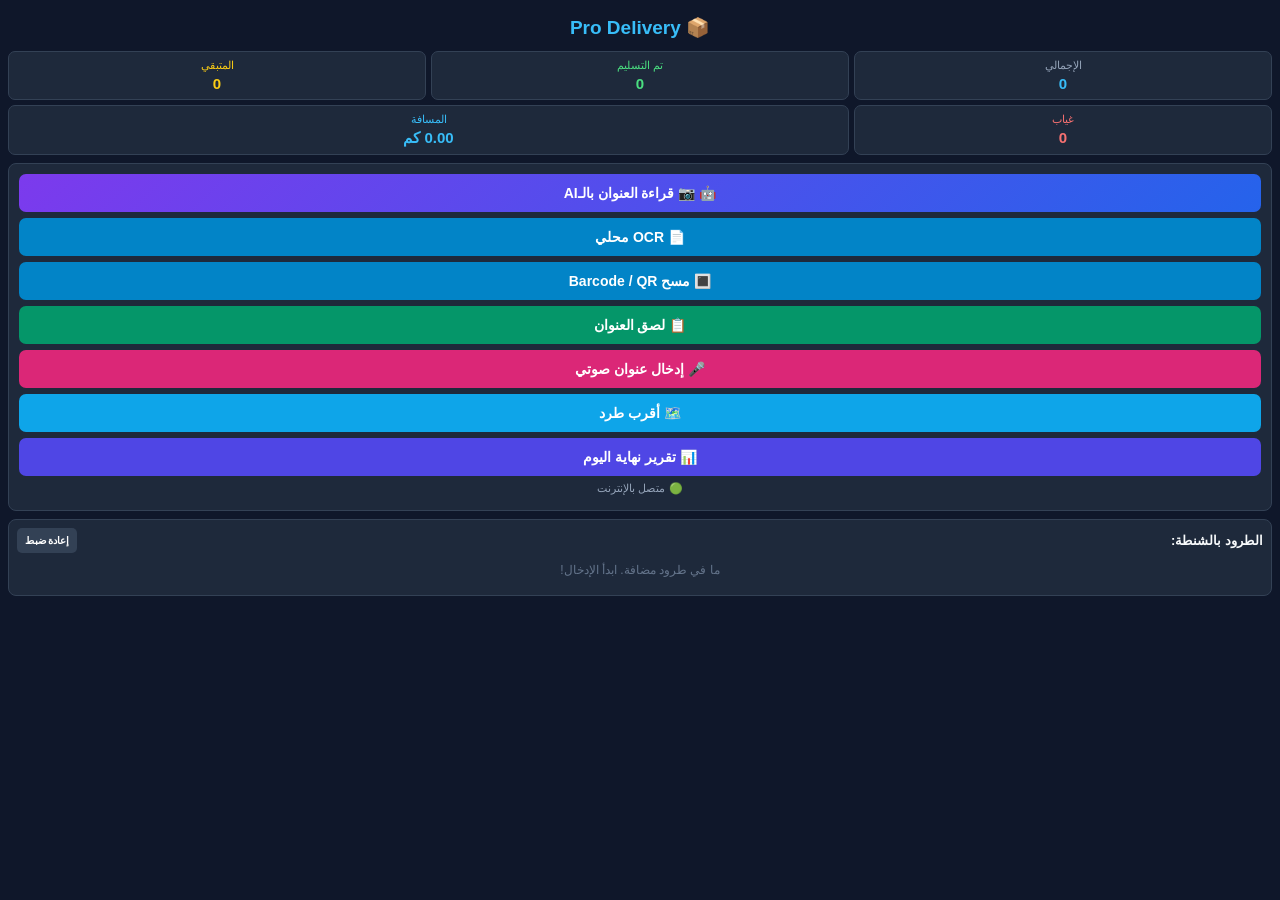
<file: index-ai-fixed.html>
<!DOCTYPE html>
<html lang="ar" dir="rtl">

<head>
    <meta charset="UTF-8">

    <meta
        name="viewport"
        content="width=device-width, initial-scale=1.0, maximum-scale=1.0, user-scalable=no"
    >

    <meta
        name="apple-mobile-web-app-capable"
        content="yes"
    >

    <meta
        name="apple-mobile-web-app-status-bar-style"
        content="black-translucent"
    >

    <meta
        name="apple-mobile-web-app-title"
        content="Pro Delivery"
    >

    <title>Pro Delivery - منظم الطرود</title>

    <link
        rel="apple-touch-icon"
        href="https://img.icons8.com/color/192/delivery--v1.png"
    >

    <link
        rel="icon"
        href="https://img.icons8.com/color/48/delivery--v1.png"
    >

    <style>

        * {
            box-sizing: border-box;
        }

        body {
            font-family: Tahoma, Arial, sans-serif;
            background: #0f172a;
            color: #f8fafc;
            margin: 0;
            padding: 8px;
            direction: rtl;
        }

        h1 {
            text-align: center;
            color: #38bdf8;
            font-size: 19px;
            margin: 8px 0 12px;
        }

        .stats-grid {
            display: grid;
            grid-template-columns: repeat(3, 1fr);
            gap: 5px;
            margin-bottom: 8px;
        }

        .stat-box {
            background: #1e293b;
            padding: 7px;
            border-radius: 7px;
            border: 1px solid #334155;
            text-align: center;
            font-size: 11px;
            color: #94a3b8;
        }

        .stat-box span {
            display: block;
            font-size: 15px;
            font-weight: bold;
            color: #38bdf8;
            margin-top: 3px;
        }

        .card {
            background: #1e293b;
            padding: 10px;
            border-radius: 8px;
            margin-bottom: 8px;
            border: 1px solid #334155;
        }

        .action-main-btn {
            display: block;
            width: 100%;
            background: #0284c7;
            color: white;
            text-align: center;
            padding: 11px;
            border-radius: 7px;
            font-weight: bold;
            cursor: pointer;
            font-size: 14px;
            margin-bottom: 6px;
            border: none;
        }

        .action-main-btn:active {
            transform: scale(.98);
        }

        .ai-btn {
            background: linear-gradient(
                135deg,
                #7c3aed,
                #2563eb
            );
        }

        .paste-btn {
            background: #059669;
        }

        .voice-btn {
            background: #db2777;
        }

        .report-btn {
            background: #4f46e5;
        }

        .reset-btn {
            background: #334155;
            color: #ef4444;
            border: 1px solid #475569;
        }

        .loading {
            text-align: center;
            color: #fbbf24;
            font-weight: bold;
            margin-top: 8px;
            font-size: 13px;
            display: none;
        }

        .connection {
            text-align: center;
            font-size: 11px;
            color: #94a3b8;
            margin: 5px 0;
        }

        ul {
            list-style: none;
            padding: 0;
            margin: 0;
        }

        li {
            background: #334155;
            border: 1px solid #475569;
            padding: 9px;
            border-radius: 7px;
            margin-bottom: 8px;
            display: flex;
            flex-direction: column;
            gap: 6px;
        }

        .parcel-info {
            font-size: 12px;
            color: #f1f5f9;
            font-weight: bold;
            display: flex;
            justify-content: space-between;
            align-items: center;
            gap: 5px;
        }

        .address-box {
            font-size: 13px;
            color: #cbd5e1;
            background: #0f172a;
            padding: 7px;
            border-radius: 5px;
            line-height: 1.6;
        }

        .parcel-fields {
            background: #1e293b;
            border-radius: 5px;
            padding: 6px;
            font-size: 11px;
            color: #cbd5e1;
            line-height: 1.7;
        }

        .btn-group {
            display: flex;
            gap: 3px;
            flex-wrap: wrap;
        }

        .action-btn {
            flex: 1;
            padding: 7px 2px;
            border-radius: 5px;
            font-size: 10px;
            font-weight: bold;
            text-align: center;
            text-decoration: none;
            border: none;
            cursor: pointer;
            color: white;
            min-width: 60px;
        }

        .map-btn {
            background: #2563eb;
        }

        .sms-btn {
            background: #d97706;
        }

        .wa-btn {
            background: #16a34a;
        }

        .absent-btn {
            background: #dc2626;
        }

        .deliver-btn {
            background: #15803d;
        }

        .proof-btn {
            background: #7c3aed;
        }

        .edit-btn {
            background: #475569;
        }

        .status-badge {
            font-size: 10px;
            padding: 3px 6px;
            border-radius: 4px;
            background: #475569;
            color: #fff;
            white-space: nowrap;
        }

        .status-delivered {
            background: #15803d;
        }

        .status-absent {
            background: #b91c1c;
        }

        .status-reattempt {
            background: #d97706;
        }

        .proof-img {
            width: 65px;
            height: 65px;
            object-fit: cover;
            border-radius: 5px;
            margin-top: 3px;
            border: 1px solid #64748b;
        }

        .empty {
            text-align: center;
            color: #64748b;
            font-size: 12px;
            margin: 10px 0;
        }

        /* Modal */

        .modal {
            display: none;
            position: fixed;
            z-index: 1000;
            inset: 0;
            background: rgba(0,0,0,.75);
            align-items: center;
            justify-content: center;
            padding: 12px;
        }

        .modal.show {
            display: flex;
        }

        .modal-content {
            background: #1e293b;
            padding: 15px;
            border-radius: 10px;
            width: 100%;
            max-width: 430px;
            max-height: 92vh;
            overflow-y: auto;
            border: 1px solid #475569;
        }

        .modal-content h3 {
            color: #38bdf8;
            margin-top: 0;
            text-align: center;
        }

        .form-group {
            margin-bottom: 8px;
        }

        .form-group label {
            display: block;
            color: #94a3b8;
            font-size: 11px;
            margin-bottom: 3px;
        }

        .form-input {
            width: 100%;
            padding: 9px;
            border-radius: 6px;
            border: 1px solid #475569;
            background: #0f172a;
            color: white;
            font-size: 13px;
            outline: none;
        }

        .form-input:focus {
            border-color: #38bdf8;
        }

        .form-grid {
            display: grid;
            grid-template-columns: 1fr 1fr;
            gap: 6px;
        }

        .modal-actions {
            display: flex;
            gap: 6px;
            margin-top: 10px;
        }

        .modal-btn {
            flex: 1;
            background: #059669;
            color: white;
            border: none;
            padding: 9px;
            border-radius: 6px;
            font-weight: bold;
            cursor: pointer;
        }

        .close-btn {
            background: #dc2626;
        }

        .report-text {
            background: #0f172a;
            padding: 10px;
            border-radius: 6px;
            color: #e2e8f0;
            font-size: 13px;
            text-align: right;
            white-space: pre-line;
            margin-bottom: 12px;
            border: 1px solid #334155;
        }

        /* AI Preview */

        .ai-status {
            background: #0f172a;
            border: 1px solid #475569;
            padding: 8px;
            border-radius: 6px;
            color: #cbd5e1;
            font-size: 11px;
            line-height: 1.6;
            margin-bottom: 8px;
        }

        .next-stop {
            background: #172554;
            border: 1px solid #2563eb;
            border-radius: 7px;
            padding: 8px;
            font-size: 12px;
            line-height: 1.7;
            margin-bottom: 8px;
            display: none;
        }

    </style>
</head>


<body>

    <h1>📦 Pro Delivery</h1>


    <!-- الإحصائيات -->

    <div class="stats-grid">

        <div class="stat-box">
            الإجمالي
            <span id="totalCount">0</span>
        </div>

        <div
            class="stat-box"
            style="color:#4ade80;"
        >
            تم التسليم
            <span
                id="deliveredCount"
                style="color:#4ade80;"
            >
                0
            </span>
        </div>

        <div
            class="stat-box"
            style="color:#facc15;"
        >
            المتبقي
            <span
                id="remainingCount"
                style="color:#facc15;"
            >
                0
            </span>
        </div>

        <div
            class="stat-box"
            style="color:#f87171;"
        >
            غياب
            <span
                id="absentCount"
                style="color:#f87171;"
            >
                0
            </span>
        </div>

        <div
            class="stat-box"
            style="color:#38bdf8; grid-column:span 2;"
        >
            المسافة
            <span
                id="distanceKm"
                style="color:#38bdf8;"
            >
                0.00 كم
            </span>
        </div>

    </div>


    <!-- التحكم -->

    <div class="card">

        <!-- AI Camera -->

        <button
            id="aiScanBtn"
            class="action-main-btn ai-btn"
        >
            🤖 📷 قراءة العنوان بالـAI
        </button>

        <input
            id="aiCameraInput"
            type="file"
            accept="image/*"
            capture="environment"
            hidden
        >


        <!-- OCR محلي احتياطي -->

        <input
            type="file"
            id="parcelImage"
            accept="image/*"
            capture="environment"
            hidden
            onchange="processImage(event)"
        >

        <button
            class="action-main-btn"
            onclick="document.getElementById('parcelImage').click()"
        >
            📄 OCR محلي
        </button>


        <!-- Barcode -->

        <button
            id="scanBarcodeBtn"
            class="action-main-btn"
            onclick="scanBarcode()"
        >
            🔳 مسح Barcode / QR
        </button>


        <!-- Clipboard -->

        <button
            class="action-main-btn paste-btn"
            onclick="pasteFromClipboard()"
        >
            📋 لصق العنوان
        </button>


        <!-- Voice -->

        <button
            class="action-main-btn voice-btn"
            onclick="startVoiceInput()"
        >
            🎤 إدخال عنوان صوتي
        </button>


        <!-- Optimize -->

        <button
            class="action-main-btn"
            style="background:#0ea5e9;"
            onclick="optimizeRoute()"
        >
            🗺️ أقرب طرد
        </button>


        <!-- Report -->

        <button
            class="action-main-btn report-btn"
            onclick="generateReport()"
        >
            📊 تقرير نهاية اليوم
        </button>


        <div
            id="loading"
            class="loading"
        >
            ⏳ جاري قراءة البيانات...
        </div>


        <div
            id="connectionStatus"
            class="connection"
        >
            🟢 التطبيق جاهز
        </div>

    </div>


    <!-- التالي -->

    <div
        id="nextStop"
        class="next-stop"
    ></div>


    <!-- الطرود -->

    <div
        class="card"
        style="padding:8px;"
    >

        <div
            style="
                display:flex;
                justify-content:space-between;
                align-items:center;
                margin-bottom:6px;
            "
        >

            <h3
                style="
                    margin:0;
                    font-size:13px;
                "
            >
                الطرود بالشنطة:
            </h3>

            <button
                class="action-btn reset-btn"
                style="flex:none;"
                onclick="clearAllData()"
            >
                إعادة ضبط
            </button>

        </div>


        <ul id="parcelsList">

            <p
                class="empty"
                id="emptyMsg"
            >
                ما في طرود مضافة. ابدأ الإدخال!
            </p>

        </ul>

    </div>


    <!-- Modal إضافة/تعديل طرد -->

    <div
        id="parcelModal"
        class="modal"
    >

        <div class="modal-content">

            <h3>
                📦 بيانات الطرد
            </h3>


            <input
                type="hidden"
                id="editIndex"
            >


            <div class="form-group">

                <label>
                    Barcode / QR
                </label>

                <input
                    id="fBarcode"
                    class="form-input"
                    type="text"
                    placeholder="رقم الشحنة"
                >

            </div>


            <div class="form-group">

                <label>
                    الاسم
                </label>

                <input
                    id="fName"
                    class="form-input"
                    type="text"
                    placeholder="اسم المستلم"
                >

            </div>


            <div class="form-group">

                <label>
                    الشارع
                </label>

                <input
                    id="fStreet"
                    class="form-input"
                    type="text"
                    placeholder="St.-Heinrich-Straße"
                >

            </div>


            <div class="form-grid">

                <div class="form-group">

                    <label>
                        Haus
                    </label>

                    <input
                        id="fHouse"
                        class="form-input"
                        type="text"
                        placeholder="28"
                    >

                </div>


                <div class="form-group">

                    <label>
                        PLZ
                    </label>

                    <input
                        id="fZip"
                        class="form-input"
                        type="text"
                        inputmode="numeric"
                        placeholder="37081"
                    >

                </div>

            </div>


            <div class="form-group">

                <label>
                    المدينة
                </label>

                <input
                    id="fCity"
                    class="form-input"
                    type="text"
                    placeholder="Göttingen"
                >

            </div>


            <div class="form-group">

                <label>
                    الهاتف
                </label>

                <input
                    id="fPhone"
                    class="form-input"
                    type="tel"
                    placeholder="+49..."
                >

            </div>


            <div class="form-group">

                <label>
                    ملاحظات
                </label>

                <textarea
                    id="fNotes"
                    class="form-input"
                    rows="3"
                    placeholder="ملاحظات..."
                ></textarea>

            </div>


            <div
                class="modal-actions"
            >

                <button
                    class="modal-btn"
                    onclick="saveParcelForm()"
                >
                    ✅ حفظ
                </button>

                <button
                    class="modal-btn close-btn"
                    onclick="closeParcelModal()"
                >
                    إلغاء
                </button>

            </div>

        </div>

    </div>


    <!-- Report -->

    <div
        id="reportModal"
        class="modal"
    >

        <div class="modal-content">

            <h3>
                📊 تقرير إنجاز اليوم
            </h3>

            <div
                id="reportBox"
                class="report-text"
            ></div>

            <div class="modal-actions">

                <button
                    class="modal-btn"
                    onclick="copyReport()"
                >
                    📋 نسخ
                </button>

                <button
                    class="modal-btn close-btn"
                    onclick="closeReportModal()"
                >
                    إغلاق
                </button>

            </div>

        </div>

    </div>


<script>

/* =====================================================
   DATABASE / DATA
===================================================== */

let parcels =
    JSON.parse(
        localStorage.getItem(
            "saved_parcels"
        )
    ) || [];

let totalDistance =
    parseFloat(
        localStorage.getItem(
            "saved_distance"
        )
    ) || 0;

let lastLat =
    parseFloat(
        localStorage.getItem(
            "last_lat"
        )
    ) || null;

let lastLon =
    parseFloat(
        localStorage.getItem(
            "last_lon"
        )
    ) || null;


/* =====================================================
   INITIALIZE
===================================================== */

updateUI();
initTracker();
initAI();


/* =====================================================
   AI CAMERA
===================================================== */

const AI_BACKEND_URL =
    "https://pro-delivery-ai.yasserkhalil.workers.dev";


function initAI() {

    const button =
        document.getElementById(
            "aiScanBtn"
        );

    const input =
        document.getElementById(
            "aiCameraInput"
        );

    if (!button || !input)
        return;


    button.addEventListener(
        "click",
        () => {

            input.click();

        }
    );


    input.addEventListener(
        "change",
        async event => {

            const file =
                event.target.files?.[0];

            event.target.value = "";

            if (!file)
                return;


            showLoading(true);

            button.disabled = true;

            button.innerText =
                "🤖 جاري تحليل الورقة...";


            try {

                const image =
                    await fileToDataURL(
                        file
                    );


                const result =
                    await analyzeAddressWithAI(
                        image
                    );


                openParcelForm(
                    result
                );


            } catch(error) {

                console.error(error);

                alert(
                    "تعذر تحليل الصورة:\n\n" +
                    error.message
                );

            } finally {

                showLoading(false);

                button.disabled =
                    false;

                button.innerText =
                    "🤖 📷 قراءة العنوان بالـAI";
            }

        }
    );
}


function fileToDataURL(file) {

    // ضغط وتصغير صورة الهاتف قبل إرسالها للـWorker
    // لتقليل الحجم وتسريع التحليل.
    return new Promise((resolve, reject) => {

        const img = new Image();
        const reader = new FileReader();

        reader.onload = () => {
            img.onload = () => {

                const maxSide = 2200;
                const scale = Math.min(
                    1,
                    maxSide / Math.max(img.naturalWidth, img.naturalHeight)
                );

                const canvas = document.createElement("canvas");
                canvas.width = Math.max(1, Math.round(img.naturalWidth * scale));
                canvas.height = Math.max(1, Math.round(img.naturalHeight * scale));

                const ctx = canvas.getContext("2d", { alpha: false });
                ctx.drawImage(
                    img,
                    0,
                    0,
                    canvas.width,
                    canvas.height
                );

                resolve(
                    canvas.toDataURL(
                        "image/jpeg",
                        0.86
                    )
                );
            };

            img.onerror = () =>
                reject(
                    new Error("تعذر قراءة الصورة.")
                );

            img.src = reader.result;
        };

        reader.onerror = () =>
            reject(
                new Error("تعذر قراءة الصورة.")
            );

        reader.readAsDataURL(file);
    });
}


async function analyzeAddressWithAI(
    image
) {

    if (
        !AI_BACKEND_URL ||
        AI_BACKEND_URL.includes("ضع_هنا")
    ) {
        throw new Error(
            "رابط الـBackend غير مضبوط في AI_BACKEND_URL."
        );
    }

    let response;

    try {
        response = await fetch(
            AI_BACKEND_URL,
            {
                method: "POST",
                headers: {
                    "Content-Type": "application/json"
                },
                body: JSON.stringify({
                    image: image
                })
            }
        );
    } catch (error) {
        throw new Error(
            "تعذر الاتصال بـCloudflare Worker. تأكد من الإنترنت ورابط الـBackend."
        );
    }

    let data = null;
    let rawText = "";

    try {
        rawText = await response.text();
        data = rawText ? JSON.parse(rawText) : null;
    } catch (_) {
        data = null;
    }

    if (!response.ok) {

        const detail =
            data?.details ||
            data?.error ||
            rawText ||
            "بدون تفاصيل من الخادم.";

        const status =
            data?.openai_status
                ? `OpenAI ${data.openai_status}`
                : `HTTP ${response.status}`;

        throw new Error(
            `فشل تحليل الصورة (${status})

${detail}`
        );
    }

    if (!data) {
        throw new Error(
            "الخادم أرسل استجابة غير صالحة."
        );
    }

    if (!data.success) {

        const detail =
            data.details ||
            data.error ||
            "فشل تحليل الصورة.";

        throw new Error(detail);
    }

    return data.data || {};
}


/* =====================================================
   OPEN PARCEL FORM
===================================================== */

function openParcelForm(
    data = {}
) {

    document.getElementById(
        "editIndex"
    ).value = "";


    document.getElementById(
        "fBarcode"
    ).value =
        data.barcode || "";


    document.getElementById(
        "fName"
    ).value =
        data.name || "";


    document.getElementById(
        "fStreet"
    ).value =
        data.street || "";


    document.getElementById(
        "fHouse"
    ).value =
        data.house || "";


    document.getElementById(
        "fZip"
    ).value =
        data.zip || "";


    document.getElementById(
        "fCity"
    ).value =
        data.city || "";


    document.getElementById(
        "fPhone"
    ).value =
        data.phone || "";


    document.getElementById(
        "fNotes"
    ).value =
        data.raw_text || "";


    document.getElementById(
        "parcelModal"
    ).classList.add(
        "show"
    );
}


function saveParcelForm() {

    const index =
        document.getElementById(
            "editIndex"
        ).value;


    const parcel = {

        id:
            index !== ""
                ? parcels[index].id
                : Date.now(),

        name:
            document.getElementById(
                "fName"
            ).value.trim(),

        street:
            document.getElementById(
                "fStreet"
            ).value.trim(),

        house:
            document.getElementById(
                "fHouse"
            ).value.trim(),

        zip:
            document.getElementById(
                "fZip"
            ).value.trim(),

        city:
            document.getElementById(
                "fCity"
            ).value.trim(),

        phone:
            document.getElementById(
                "fPhone"
            ).value.trim(),

        barcode:
            document.getElementById(
                "fBarcode"
            ).value.trim(),

        notes:
            document.getElementById(
                "fNotes"
            ).value.trim(),

        status:
            index !== ""
                ? parcels[index].status
                : "pending",

        proofUrl:
            index !== ""
                ? parcels[index].proofUrl
                : null
    };


    if (
        !parcel.street &&
        !parcel.city &&
        !parcel.name
    ) {

        alert(
            "أدخل على الأقل الاسم أو العنوان."
        );

        return;
    }


    if (index !== "") {

        parcels[index] =
            parcel;

    } else {

        parcels.push(
            parcel
        );

    }


    saveAndSync();

    closeParcelModal();
}


function closeParcelModal() {

    document.getElementById(
        "parcelModal"
    ).classList.remove(
        "show"
    );
}


/* =====================================================
   GPS
===================================================== */

function initTracker() {

    if (
        "geolocation"
        in navigator
    ) {

        navigator.geolocation.watchPosition(

            position => {

                const currentLat =
                    position.coords.latitude;

                const currentLon =
                    position.coords.longitude;


                if (
                    lastLat !== null &&
                    lastLon !== null
                ) {

                    const distance =
                        calculateDistance(
                            lastLat,
                            lastLon,
                            currentLat,
                            currentLon
                        );


                    if (
                        distance > 0.005 &&
                        distance < 2.0
                    ) {

                        totalDistance +=
                            distance;

                        localStorage.setItem(
                            "saved_distance",
                            totalDistance
                        );

                        updateUI();
                    }
                }


                lastLat =
                    currentLat;

                lastLon =
                    currentLon;


                localStorage.setItem(
                    "last_lat",
                    lastLat
                );

                localStorage.setItem(
                    "last_lon",
                    lastLon
                );

            },

            error => {

                console.log(
                    "GPS:",
                    error
                );

            },

            {
                enableHighAccuracy:
                    true,

                maximumAge:
                    5000,

                timeout:
                    15000
            }
        );
    }
}


function calculateDistance(
    lat1,
    lon1,
    lat2,
    lon2
) {

    const R = 6371;

    const dLat =
        deg2rad(
            lat2 - lat1
        );

    const dLon =
        deg2rad(
            lon2 - lon1
        );


    const a =
        Math.sin(
            dLat / 2
        ) *
        Math.sin(
            dLat / 2
        ) +

        Math.cos(
            deg2rad(lat1)
        ) *
        Math.cos(
            deg2rad(lat2)
        ) *

        Math.sin(
            dLon / 2
        ) *
        Math.sin(
            dLon / 2
        );


    const c =
        2 *
        Math.atan2(
            Math.sqrt(a),
            Math.sqrt(
                1 - a
            )
        );


    return R * c;
}


function deg2rad(deg) {

    return (
        deg *
        (Math.PI / 180)
    );
}


/* =====================================================
   LOCAL OCR
===================================================== */

async function loadTesseractScript() {

    if (
        window.Tesseract
    ) {

        return window.Tesseract;
    }


    return new Promise(
        (resolve, reject) => {

            const script =
                document.createElement(
                    "script"
                );

            script.src =
                "https://cdn.jsdelivr.net/npm/tesseract.js@5/dist/tesseract.min.js";

            script.onload =
                () =>
                    resolve(
                        window.Tesseract
                    );

            script.onerror =
                reject;

            document.head.appendChild(
                script
            );
        }
    );
}


async function processImage(event) {

    const file =
        event.target.files?.[0];

    if (!file)
        return;


    showLoading(true);


    try {

        const TesseractLib =
            await loadTesseractScript();


        const result =
            await TesseractLib.recognize(
                file,
                "eng+deu"
            );


        const text =
            result.data.text.trim();


        const parsed =
            parseAddressText(
                text
            );


        openParcelForm(
            parsed
        );


    } catch(error) {

        console.error(error);

        alert(
            "خطأ بقراءة الصورة."
        );

    } finally {

        showLoading(false);

        event.target.value = "";
    }
}


function parseAddressText(
    text
) {

    const lines =
        text
            .split(/\r?\n/)
            .map(
                x => x.trim()
            )
            .filter(
                x =>
                    x.length > 2
            );


    const zipMatch =
        text.match(
            /\b\d{5}\b/
        );


    const zip =
        zipMatch
            ? zipMatch[0]
            : "";


    let street = "";
    let house = "";


    for (
        const line
        of lines
    ) {

        const match =
            line.match(
                /^(.+?)\s+(\d+[a-zA-Z]?(?:-\d+[a-zA-Z]?)?)$/
            );


        if (match) {

            street =
                match[1].trim();

            house =
                match[2].trim();

            break;
        }
    }


    let city = "";


    if (zip) {

        const afterZip =
            text
                .slice(
                    text.indexOf(zip) + 5
                )
                .split(/\r?\n/)
                .map(
                    x =>
                        x.trim()
                )
                .filter(Boolean);


        city =
            afterZip[0] || "";
    }


    const phoneMatch =
        text.match(
            /(?:\+49|0049|0)\s?[\d\s()/.-]{8,}/
        );


    return {

        name:
            lines[1] ||
            lines[0] ||
            "",

        street,

        house,

        zip,

        city,

        phone:
            phoneMatch
                ? phoneMatch[0].trim()
                : "",

        barcode: "",

        raw_text:
            text
    };
}


/* =====================================================
   CLIPBOARD
===================================================== */

async function pasteFromClipboard() {

    try {

        const text =
            await navigator
                .clipboard
                .readText();


        if (
            text &&
            text.trim()
        ) {

            const parsed =
                parseAddressText(
                    text.trim()
                );


            openParcelForm(
                parsed
            );

        } else {

            alert(
                "الحافظة فارغة."
            );
        }

    } catch {

        alert(
            "المتصفح يمنع قراءة الحافظة."
        );
    }
}


/* =====================================================
   VOICE
===================================================== */

function startVoiceInput() {

    const SpeechRecognition =
        window.SpeechRecognition ||
        window.webkitSpeechRecognition;


    if (
        !SpeechRecognition
    ) {

        alert(
            "متصفحك لا يدعم الإدخال الصوتي."
        );

        return;
    }


    const recognition =
        new SpeechRecognition();


    recognition.lang =
        "de-DE";


    recognition.onstart =
        () => {

            alert(
                "تكلم الآن..."
            );
        };


    recognition.onresult =
        event => {

            const text =
                event.results[0][0]
                    .transcript;


            openParcelForm({
                ...parseAddressText(
                    text
                ),
                raw_text:
                    text
            });
        };


    recognition.start();
}


/* =====================================================
   BARCODE / QR
===================================================== */

async function scanBarcode() {

    if (
        !("BarcodeDetector" in window)
    ) {

        alert(
            "BarcodeDetector غير مدعوم في هذا المتصفح. استخدم Chrome حديث."
        );

        return;
    }


    try {

        const stream =
            await navigator
                .mediaDevices
                .getUserMedia({
                    video: {
                        facingMode:
                            "environment"
                    }
                });


        const video =
            document.createElement(
                "video"
            );


        video.style.position =
            "fixed";

        video.style.inset =
            "0";

        video.style.width =
            "100%";

        video.style.height =
            "100%";

        video.style.objectFit =
            "cover";

        video.style.zIndex =
            "9999";

        video.autoplay =
            true;

        video.playsInline =
            true;

        document.body.appendChild(
            video
        );


        video.srcObject =
            stream;


        const detector =
            new BarcodeDetector({
                formats: [
                    "qr_code",
                    "code_128",
                    "ean_13",
                    "ean_8",
                    "pdf417",
                    "data_matrix",
                    "aztec",
                    "upc_a",
                    "upc_e"
                ]
            });


        const scan =
            async () => {

                try {

                    const codes =
                        await detector.detect(
                            video
                        );


                    if (
                        codes.length
                    ) {

                        const value =
                            codes[0]
                                .rawValue;


                        stream
                            .getTracks()
                            .forEach(
                                track =>
                                    track.stop()
                            );


                        video.remove();


                        openParcelForm({
                            barcode:
                                value
                        });


                        return;
                    }

                } catch {}


                requestAnimationFrame(
                    scan
                );
            };


        scan();


    } catch(error) {

        alert(
            "تعذر فتح الكاميرا: " +
            error.message
        );
    }
}


/* =====================================================
   SAVE
===================================================== */

function saveAndSync() {

    localStorage.setItem(
        "saved_parcels",
        JSON.stringify(
            parcels
        )
    );


    updateUI();
}


/* =====================================================
   RESET
===================================================== */

function clearAllData() {

    if (
        !confirm(
            "متأكد بدك تحذف كل الطرود وتصفّر المسافة؟"
        )
    ) {

        return;
    }


    parcels = [];

    totalDistance = 0;

    lastLat = null;

    lastLon = null;


    localStorage.removeItem(
        "saved_parcels"
    );

    localStorage.removeItem(
        "saved_distance"
    );

    localStorage.removeItem(
        "last_lat"
    );

    localStorage.removeItem(
        "last_lon"
    );


    updateUI();
}


/* =====================================================
   UI
===================================================== */

function escapeHTML(
    value
) {

    return String(
        value ?? ""
    ).replace(
        /[&<>"']/g,
        char => ({
            "&":
                "&amp;",
            "<":
                "&lt;",
            ">":
                "&gt;",
            '"':
                "&quot;",
            "'":
                "&#039;"
        }[char])
    );
}


function getAddress(
    parcel
) {

    const street =
        [
            parcel.street,
            parcel.house
        ]
            .filter(Boolean)
            .join(" ");


    const city =
        [
            parcel.zip,
            parcel.city
        ]
            .filter(Boolean)
            .join(" ");


    const address =
        [
            street,
            city
        ]
            .filter(Boolean)
            .join(", ");


    return (
        address ||
        parcel.address ||
        "عنوان غير مكتمل"
    );
}


function updateUI() {

    const listEl =
        document.getElementById(
            "parcelsList"
        );


    const emptyMsg =
        document.getElementById(
            "emptyMsg"
        );


    const total =
        parcels.length;


    const delivered =
        parcels.filter(
            p =>
                p.status ===
                "delivered"
        ).length;


    const absent =
        parcels.filter(
            p =>
                p.status ===
                "absent"
        ).length;


    const remaining =
        parcels.filter(
            p =>
                p.status ===
                    "pending" ||
                p.status ===
                    "reattempt"
        ).length;


    document.getElementById(
        "totalCount"
    ).innerText =
        total;


    document.getElementById(
        "deliveredCount"
    ).innerText =
        delivered;


    document.getElementById(
        "remainingCount"
    ).innerText =
        remaining;


    document.getElementById(
        "absentCount"
    ).innerText =
        absent;


    document.getElementById(
        "distanceKm"
    ).innerText =
        totalDistance.toFixed(2) +
        " كم";


    listEl.innerHTML =
        "";


    if (!total) {

        listEl.appendChild(
            emptyMsg
        );

        emptyMsg.style.display =
            "block";

        return;
    }


    emptyMsg.style.display =
        "none";


    parcels.forEach(
        (parcel, index) => {

            const address =
                getAddress(
                    parcel
                );


            const mapsUrl =
                "https://www.google.com/maps/search/?api=1&query=" +
                encodeURIComponent(
                    address
                );


            const phone =
                parcel.phone ||
                "";


            const smsUrl =
                phone
                    ? `sms:${phone}?body=${encodeURIComponent(
                        "Hallo, Ihr Paket wurde erfolgreich zugestellt. Vielen Dank!"
                    )}`
                    : "#";


            const waUrl =
                phone
                    ? `https://wa.me/${phone.replace(
                        /\D/g,
                        ""
                    )}?text=${encodeURIComponent(
                        "Hallo, ich bin gerade in Ihrer Straße und habe Ihr Paket dabei."
                    )}`
                    : "#";


            let statusBadge =
                `<span class="status-badge">قيد الانتظار</span>`;


            if (
                parcel.status ===
                "delivered"
            ) {

                statusBadge =
                    `<span class="status-badge status-delivered">✓ تم</span>`;

            } else if (
                parcel.status ===
                "absent"
            ) {

                statusBadge =
                    `<span class="status-badge status-absent">✕ غياب</span>`;

            } else if (
                parcel.status ===
                "reattempt"
            ) {

                statusBadge =
                    `<span class="status-badge status-reattempt">🔄 إعادة</span>`;
            }


            const li =
                document.createElement(
                    "li"
                );


            li.innerHTML = `

                <div class="parcel-info">

                    <span>
                        📦 #${index + 1}
                        ${
                            parcel.barcode
                                ? " · " +
                                  escapeHTML(
                                      parcel.barcode
                                  )
                                : ""
                        }
                    </span>

                    ${statusBadge}

                </div>


                <div class="parcel-info">

                    <span>
                        ${escapeHTML(
                            parcel.name ||
                            "بدون اسم"
                        )}
                    </span>

                </div>


                <div class="address-box">

                    📍
                    ${escapeHTML(
                        address
                    )}

                </div>


                <div class="parcel-fields">

                    ${
                        parcel.phone
                            ? "📞 " +
                              escapeHTML(
                                  parcel.phone
                              )
                            : "📞 بدون هاتف"
                    }

                    ${
                        parcel.notes
                            ? "<br>📝 " +
                              escapeHTML(
                                  parcel.notes
                              )
                            : ""
                    }

                </div>


                <div class="btn-group">

                    <a
                        href="${mapsUrl}"
                        target="_blank"
                        class="action-btn map-btn"
                    >
                        🗺️ خريطة
                    </a>


                    ${
                        phone
                            ? `
                                <a
                                    href="${smsUrl}"
                                    class="action-btn sms-btn"
                                >
                                    💬 SMS
                                </a>
                            `
                            : ""
                    }


                    ${
                        phone
                            ? `
                                <a
                                    href="${waUrl}"
                                    target="_blank"
                                    class="action-btn wa-btn"
                                >
                                    🟢 واتساب
                                </a>
                            `
                            : ""
                    }


                    ${
                        parcel.status !==
                        "delivered"
                            ? `
                                <button
                                    class="action-btn deliver-btn"
                                    onclick="markDelivered(${index})"
                                >
                                    ✅ تسليم
                                </button>
                            `
                            : ""
                    }


                    ${
                        parcel.status !==
                        "absent"
                            ? `
                                <button
                                    class="action-btn absent-btn"
                                    onclick="markAbsent(${index})"
                                >
                                    🏠 غياب
                                </button>
                            `
                            : ""
                    }


                    <button
                        class="action-btn proof-btn"
                        onclick="takeProof(${index})"
                    >
                        📸 صورة
                    </button>


                    <button
                        class="action-btn edit-btn"
                        onclick="editParcel(${index})"
                    >
                        ✏️ تعديل
                    </button>

                </div>


                ${
                    parcel.proofUrl
                        ? `
                            <img
                                class="proof-img"
                                src="${parcel.proofUrl}"
                            >
                        `
                        : ""
                }

            `;


            listEl.appendChild(
                li
            );
        }
    );
}


/* =====================================================
   DELIVERED
===================================================== */

function markDelivered(
    index
) {

    parcels[index].status =
        "delivered";


    parcels[index].deliveredAt =
        new Date()
            .toISOString();


    saveAndSync();
}


/* =====================================================
   ABSENT
===================================================== */

function markAbsent(
    index
) {

    const parcel =
        parcels[index];


    parcel.status =
        "absent";


    parcel.attempts =
        (parcel.attempts || 0) +
        1;


    if (parcel.phone) {

        const text =
            encodeURIComponent(
                "Hallo, ich habe versucht, Ihr Paket zuzustellen, aber Sie waren nicht zu Hause."
            );


        window.location.href =
            `sms:${parcel.phone}?body=${text}`;
    }


    saveAndSync();
}


/* =====================================================
   EDIT
===================================================== */

function editParcel(
    index
) {

    const parcel =
        parcels[index];


    document.getElementById(
        "editIndex"
    ).value =
        index;


    document.getElementById(
        "fBarcode"
    ).value =
        parcel.barcode ||
        "";


    document.getElementById(
        "fName"
    ).value =
        parcel.name ||
        "";


    document.getElementById(
        "fStreet"
    ).value =
        parcel.street ||
        "";


    document.getElementById(
        "fHouse"
    ).value =
        parcel.house ||
        "";


    document.getElementById(
        "fZip"
    ).value =
        parcel.zip ||
        "";


    document.getElementById(
        "fCity"
    ).value =
        parcel.city ||
        "";


    document.getElementById(
        "fPhone"
    ).value =
        parcel.phone ||
        "";


    document.getElementById(
        "fNotes"
    ).value =
        parcel.notes ||
        "";


    document.getElementById(
        "parcelModal"
    ).classList.add(
        "show"
    );
}


/* =====================================================
   PROOF OF DELIVERY
===================================================== */

function takeProof(
    index
) {

    const input =
        document.createElement(
            "input"
        );


    input.type =
        "file";

    input.accept =
        "image/*";

    input.capture =
        "environment";


    input.onchange =
        event => {

            const file =
                event.target.files?.[0];


            if (!file)
                return;


            const reader =
                new FileReader();


            reader.onload =
                function(event) {

                    parcels[index]
                        .proofUrl =
                        event.target.result;


                    parcels[index]
                        .status =
                        "delivered";


                    parcels[index]
                        .deliveredAt =
                        new Date()
                            .toISOString();


                    saveAndSync();
                };


            reader.readAsDataURL(
                file
            );
        };


    input.click();
}


/* =====================================================
   ROUTE
===================================================== */

function optimizeRoute() {

    if (
        !parcels.length
    ) {

        alert(
            "أضف طرودًا أولاً."
        );

        return;
    }


    if (
        lastLat === null ||
        lastLon === null
    ) {

        alert(
            "اسمح للتطبيق بالوصول إلى موقعك أولاً."
        );

        return;
    }


    let candidates =
        parcels.filter(
            p =>
                p.status ===
                    "pending" ||
                p.status ===
                    "reattempt"
        );


    if (
        !candidates.length
    ) {

        alert(
            "لا توجد طرود متبقية."
        );

        return;
    }


    const first =
        candidates
            .find(
                p =>
                    p.lat &&
                    p.lon
            );


    if (!first) {

        document.getElementById(
            "nextStop"
        ).style.display =
            "block";


        document.getElementById(
            "nextStop"
        ).innerHTML =
            "ℹ️ لتحسين المسار بدقة نحتاج إحداثيات الطرود. يمكن استخدام عنوان Google Maps لكل طرد.";

        return;
    }


    const distance =
        calculateDistance(
            lastLat,
            lastLon,
            first.lat,
            first.lon
        );


    document.getElementById(
        "nextStop"
    ).style.display =
        "block";


    document.getElementById(
        "nextStop"
    ).innerHTML = `

        <b>
            📍 أقرب طرد:
        </b>

        ${escapeHTML(
            first.name ||
            "بدون اسم"
        )}

        <br>

        ${escapeHTML(
            getAddress(first)
        )}

        <br>

        المسافة:
        ${distance.toFixed(2)}
        كم

    `;
}


/* =====================================================
   LOADING
===================================================== */

function showLoading(
    show
) {

    document.getElementById(
        "loading"
    ).style.display =
        show
            ? "block"
            : "none";
}


/* =====================================================
   REPORT
===================================================== */

function generateReport() {

    const total =
        parcels.length;


    const delivered =
        parcels.filter(
            p =>
                p.status ===
                "delivered"
        ).length;


    const absent =
        parcels.filter(
            p =>
                p.status ===
                "absent"
        ).length;


    const remaining =
        parcels.filter(
            p =>
                p.status ===
                    "pending" ||
                p.status ===
                    "reattempt"
        ).length;


    const success =
        total
            ? (
                delivered /
                total *
                100
            ).toFixed(1)
            : "0";


    const today =
        new Date()
            .toLocaleDateString(
                "ar-EG"
            );


    const report = `

📦 تقرير تسليم الطرود
${today}

--------------------------------

🔹 إجمالي الطرود:
${total}

✅ تم التسليم:
${delivered}

❌ غياب:
${absent}

⏳ المتبقي:
${remaining}

📈 نسبة النجاح:
${success}%

🚶‍♂️ المسافة:
${totalDistance.toFixed(2)} كم

--------------------------------

تم إنشاء التقرير بواسطة Pro Delivery.

`.trim();


    document.getElementById(
        "reportBox"
    ).innerText =
        report;


    document.getElementById(
        "reportModal"
    ).classList.add(
        "show"
    );
}


function copyReport() {

    const text =
        document.getElementById(
            "reportBox"
        ).innerText;


    navigator.clipboard
        .writeText(text)
        .then(
            () =>
                alert(
                    "تم نسخ التقرير."
                )
        );
}


function closeReportModal() {

    document.getElementById(
        "reportModal"
    ).classList.remove(
        "show"
    );
}


/* =====================================================
   CLOSE MODALS BY OUTSIDE CLICK
===================================================== */

window.addEventListener(
    "click",
    event => {

        if (
            event.target.id ===
            "parcelModal"
        ) {

            closeParcelModal();
        }


        if (
            event.target.id ===
            "reportModal"
        ) {

            closeReportModal();
        }

    }
);


/* =====================================================
   ONLINE / OFFLINE
===================================================== */

function updateConnection() {

    document.getElementById(
        "connectionStatus"
    ).innerText =
        navigator.onLine
            ? "🟢 متصل بالإنترنت"
            : "🟠 بدون إنترنت — الوضع المحلي يعمل";
}


window.addEventListener(
    "online",
    updateConnection
);

window.addEventListener(
    "offline",
    updateConnection
);

updateConnection();

</script>

</body>
</html>
</file>
